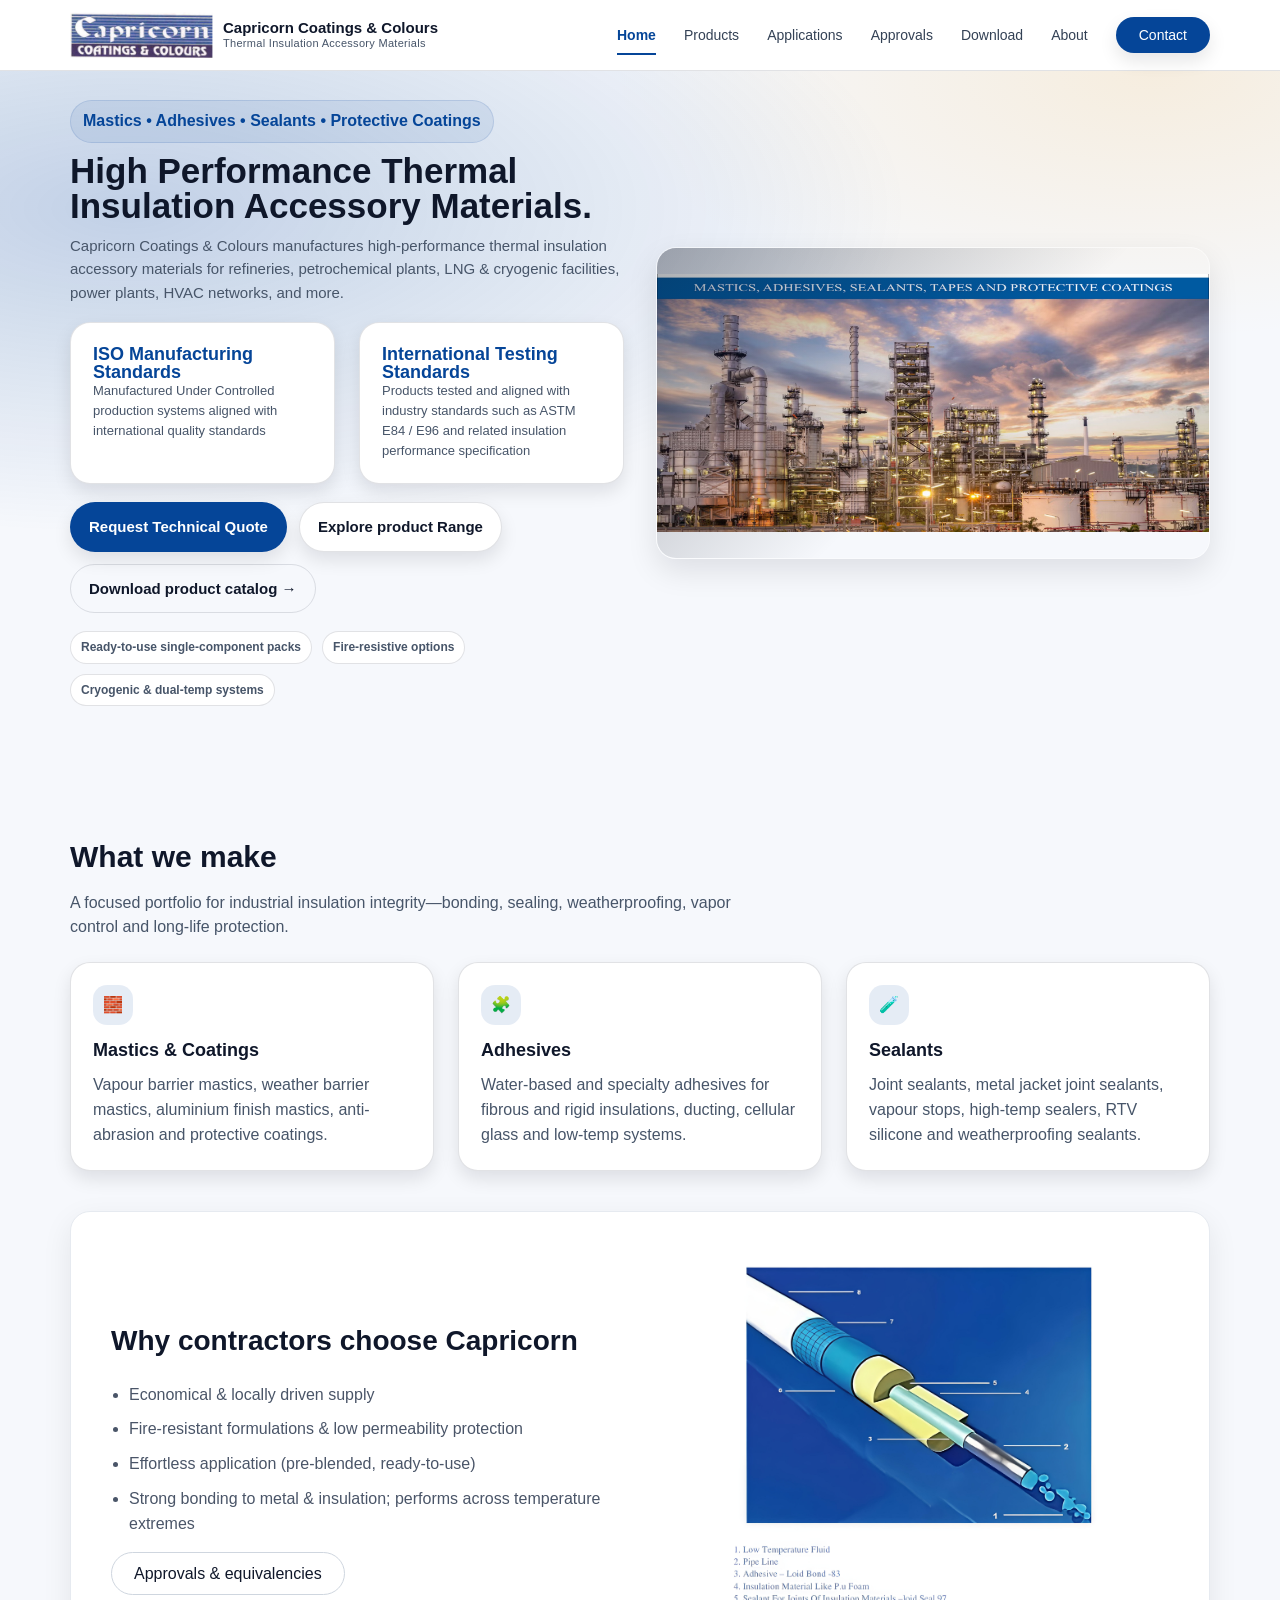
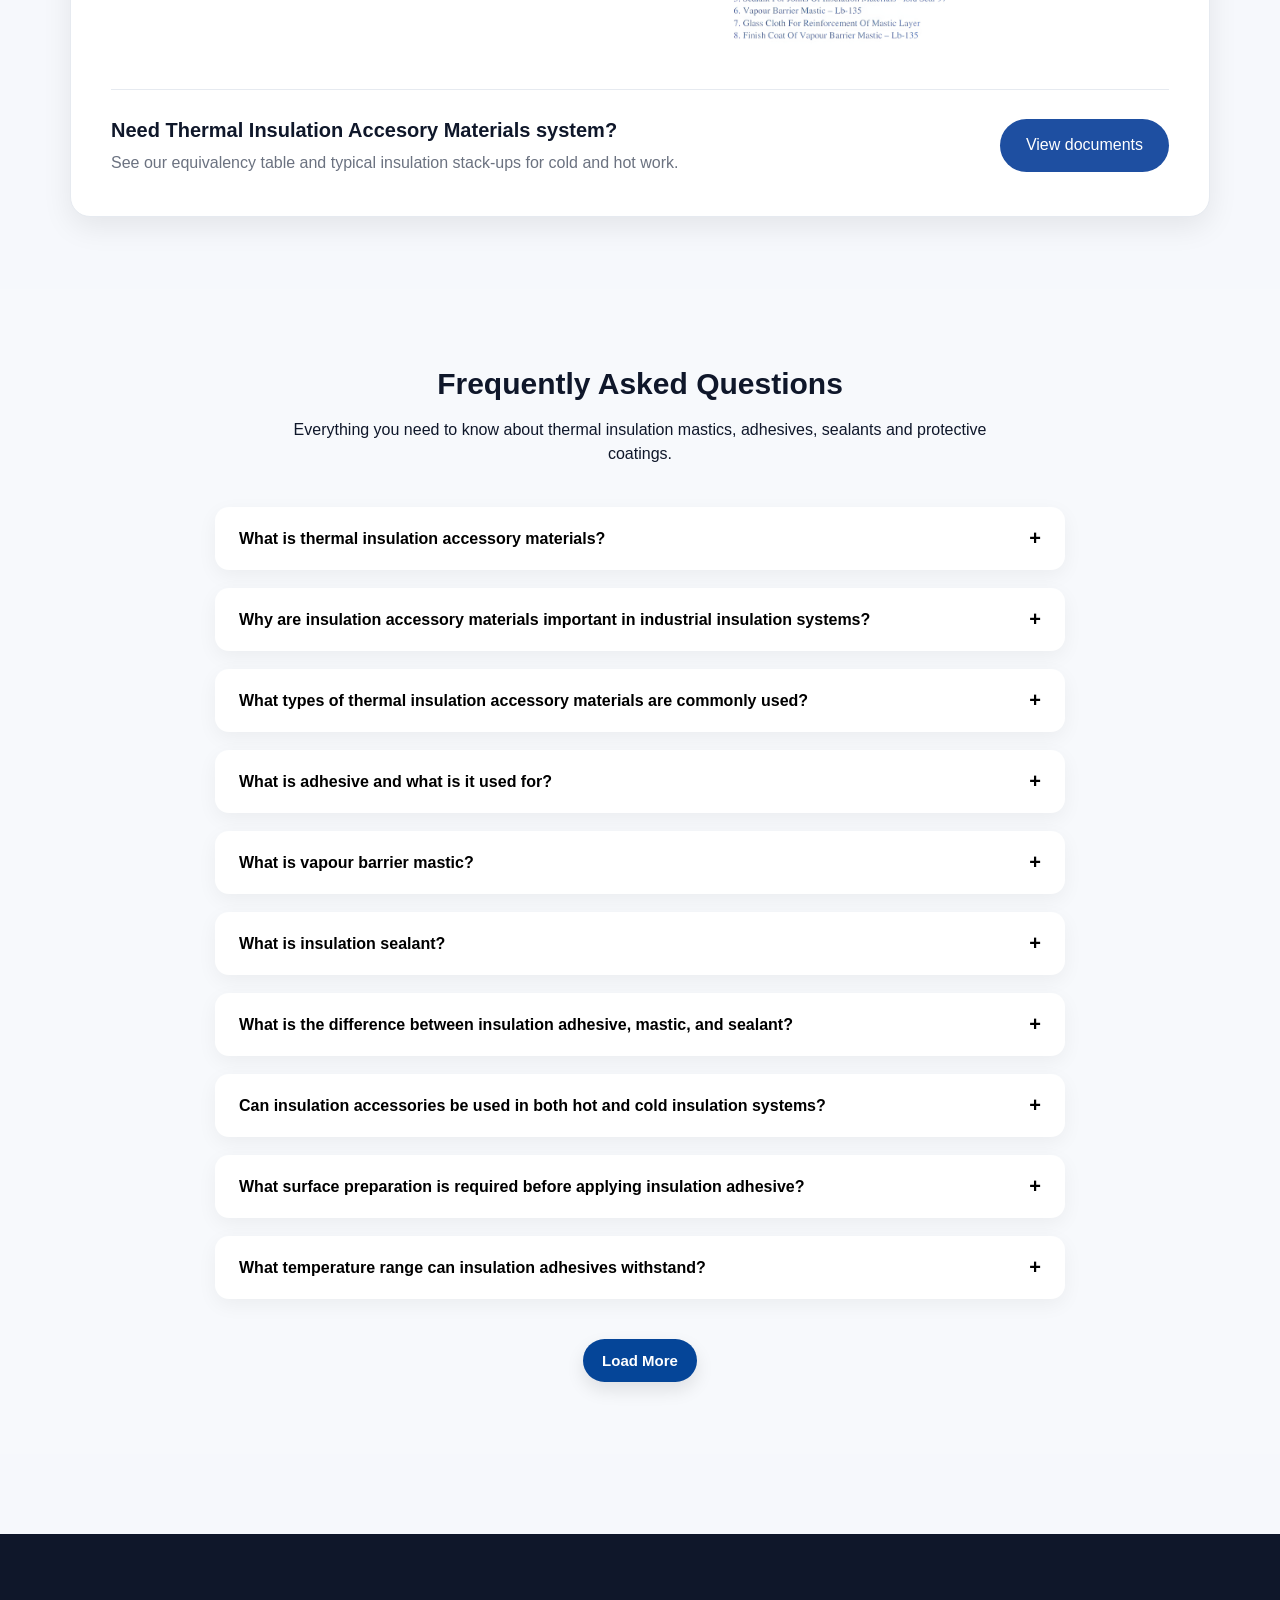
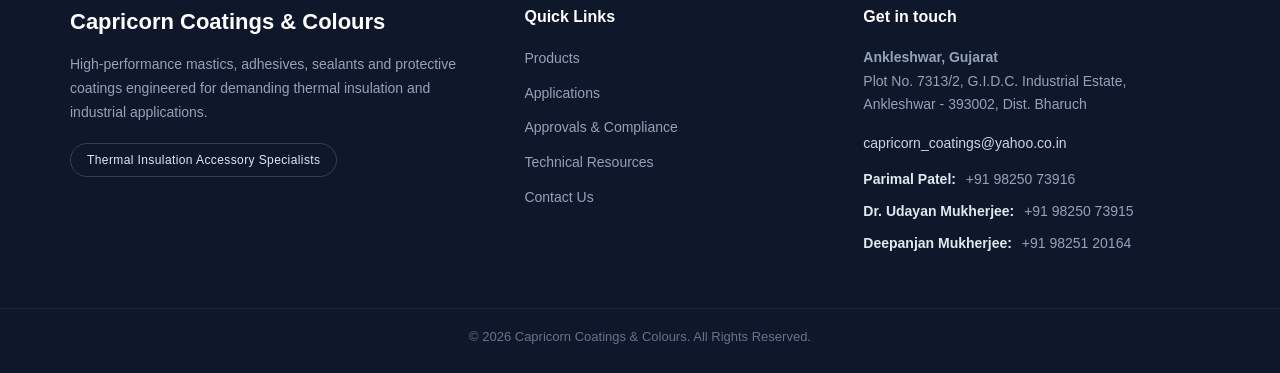
<file: index.html>
<!doctype html>
<html lang="en">
<head>
  <meta charset="utf-8" />
  <meta name="viewport" content="width=device-width, initial-scale=1" />
  <title>Capricorn Coatings & Colours | Thermal Insulation Accessory Materials</title>
  <meta name="description" content="India’s trusted manufacturer of thermal insulation accessory materials: mastics, adhesives, sealants, vapor barrier coatings and protective coatings for refineries, petrochemicals, LNG, HVAC and more." />
  <link rel="stylesheet" href="styles.css" />
  <link rel="icon" href="assets/logo.png" />
</head>
<body>
<header class="site-header">
  <div class="container">

    <div class="nav-wrapper">

      <!-- Logo + Tagline -->
      <a class="brand" href="index.html">
        <img src="assets/logo.png" alt="Capricorn Coatings & Colours Logo">
        <div class="brand-text">
          <span class="company-name">Capricorn Coatings & Colours</span>
          <span class="tagline">Thermal Insulation Accessory Materials</span>
        </div>
      </a>

      <!-- Desktop Navigation -->
      <nav class="desktop-nav">
        <ul>
          <li><a data-nav href="index.html">Home</a></li>
          <li><a data-nav href="products.html">Products</a></li>
          <li><a data-nav href="applications.html">Applications</a></li>
          <li><a data-nav href="approvals.html">Approvals</a></li>
          <li><a data-nav href="resources.html">Download</a></li>
          <li><a data-nav href="about.html">About</a></li>
          <li>
            <a data-nav href="contact.html" class="btn primary nav-btn">
              Contact
            </a>
          </li>
        </ul>
      </nav>

      <!-- Mobile Button -->
      <button class="menu-toggle" data-menu-btn aria-label="Toggle menu">
  <span></span>
  <span></span>
  <span></span>
</button>


    </div>

     <!-- Mobile Navigation -->
    <div class="mobile-nav" data-mobile-nav>
      <a data-nav href="index.html">Home</a>
      <a data-nav href="products.html">Products</a>
      <a data-nav href="applications.html">Applications</a>
      <a data-nav href="approvals.html">Approvals</a>
      <a data-nav href="resources.html">Download</a>
      <a data-nav href="about.html">About</a>
      <a data-nav href="contact.html">Contact</a>
    </div>

  </div>
</header> 


<main>
  <section class="hero">
    <div class="container">
      <div class="hero-card">
        <div>
          <div class="pill">Mastics • Adhesives • Sealants • Protective Coatings</div>
          <h1>High Performance Thermal Insulation Accessory Materials.</h1>
          <p>
            Capricorn Coatings & Colours manufactures high-performance thermal insulation accessory materials for
            refineries, petrochemical plants, LNG & cryogenic facilities, power plants, HVAC networks, and more.
          </p>

          <div class="grid cols-2" style="margin-top:16px">
            <div class="card">
              <div class="kpi"><div class="n">ISO Manufacturing Standards</div><div class="t">Manufactured Under Controlled production systems aligned with international quality standards</div></div>
            </div>
                         <div class="card">
              <div class="kpi"><div class="n">International Testing Standards</div><div class="t">Products tested and aligned with industry standards such as  ASTM E84 / E96 and related insulation performance specification</div></div>
            </div> 
          </div>

          <div class="cta">
            <a class="btn primary" href="contact.html">Request Technical Quote</a>
            <a class="btn" href="products.html">Explore  product Range</a>
            <a class="btn ghost" href="resources.html">Download product catalog →</a>
          </div>

          <div style="margin-top:18px; display:flex; gap:10px; flex-wrap:wrap">
            <span class="badge">Ready-to-use single-component packs</span>
            <span class="badge">Fire-resistive options</span>
            <span class="badge">Cryogenic & dual-temp systems</span>
          </div>
        </div>

        <div class="hero-visual" aria-hidden="true">
          <img src="assets/hero.png" alt="" />
        </div>
      </div>
    </div>
  </section>

  <section class="section">
    <div class="container">
      <h2>What we make</h2>
      <p class="lead">
        A focused portfolio for industrial insulation integrity—bonding, sealing, weatherproofing, vapor control and long-life protection.
      </p>

      <div class="grid cols-3">
        <div class="card">
          <div class="icon">🧱</div>
          <h3>Mastics & Coatings</h3>
          <p>Vapour barrier mastics, weather barrier mastics, aluminium finish mastics, anti-abrasion and protective coatings.</p>
        </div>
        <div class="card">
          <div class="icon">🧩</div>
          <h3>Adhesives</h3>
          <p>Water-based and specialty adhesives for fibrous and rigid insulations, ducting, cellular glass and low-temp systems.</p>
        </div>
        <div class="card">
          <div class="icon">🧪</div>
          <h3>Sealants</h3>
          <p>Joint sealants, metal jacket joint sealants, vapour stops, high-temp sealers, RTV silicone and weatherproofing sealants.</p>
        </div>
      </div>
        <section class="contractor-card">

  <div class="contractor-content">

    <!-- LEFT SIDE -->
    <div class="contractor-left">
      <h2>Why contractors choose Capricorn</h2>

      <ul>
        <li>Economical & locally driven supply</li>
        <li>Fire-resistant formulations & low permeability protection</li>
        <li>Effortless application (pre-blended, ready-to-use)</li>
        <li>Strong bonding to metal & insulation; performs across temperature extremes</li>
      </ul>

      <a class="btn-outline" href="approvals.html">
  Approvals & equivalencies
</a>

    </div>

    <!-- RIGHT SIDE IMAGE -->
    <div class="contractor-image">
      <img src="assets/diagram-cold.png" alt="">
    </div>

  </div>

  <!-- BOTTOM CTA -->
  <div class="contractor-footer">

    <div>
      <h3>Need Thermal Insulation Accesory Materials system?</h3>
      <p>See our equivalency table and typical insulation stack-ups for cold and hot work.</p>
    </div>

    <a class="btn-primary" href="resources.html">
  View documents
</a>



  </div>

</section>

    </div>
  </section>
 <section class="section faq-section">
  <div class="container">

    <div class="faq-header">
      <h2>Frequently Asked Questions</h2>
      <p>Everything you need to know about thermal insulation mastics, adhesives, sealants and protective coatings.</p>
    </div>

    <div id="faqContainer" class="faq-container"></div>

    <div class="faq-controls">
      <button id="loadMoreFaq" class="btn primary">Load More</button>
      <button id="resetFaq" class="btn ghost" style="display:none;">Back to Top FAQs</button>
    </div>

  </div>
</section>
</main>
<footer class="footer">
  <div class="container footer-container">

    <div class="footer-grid">

      <!-- Company Info -->
      <div class="footer-col footer-company">

        <h2 class="footer-logo">Capricorn Coatings & Colours</h2>

        <p class="footer-desc">
          High-performance mastics, adhesives, sealants and protective coatings
          engineered for demanding thermal insulation and industrial applications.
        </p>

        <div class="footer-badge">
          Thermal Insulation Accessory Specialists
        </div>

      </div>


      <!-- Quick Links -->
      <div class="footer-col">

        <h3>Quick Links</h3>

        <ul class="footer-links">
          <li><a href="products.html">Products</a></li>
          <li><a href="applications.html">Applications</a></li>
          <li><a href="approvals.html">Approvals & Compliance</a></li>
          <li><a href="resources.html">Technical Resources</a></li>
          <li><a href="contact.html">Contact Us</a></li>
        </ul>

      </div>


      <!-- Contact Info -->
      <div class="footer-col">

        <h3>Get in touch</h3>

        <div class="footer-contact">

          <p class="footer-address">
            <strong>Ankleshwar, Gujarat</strong><br>
            Plot No. 7313/2, G.I.D.C. Industrial Estate,<br>
            Ankleshwar - 393002, Dist. Bharuch
          </p>

          <p>
            <a href="mailto:capricorn_coatings@yahoo.co.in">
              capricorn_coatings@yahoo.co.in
            </a>
          </p>

          <div class="contact-persons">

  <p class="contact-person">
    <strong>Parimal Patel:</strong>
    <a href="tel:+919825073916">+91 98250 73916</a>
  </p>

  <p class="contact-person">
    <strong>Dr. Udayan Mukherjee:</strong>
    <a href="tel:+919825073915">+91 98250 73915</a>
  </p>

  <p class="contact-person">
    <strong>Deepanjan Mukherjee:</strong>
    <a href="tel:+919825120164">+91 98251 20164</a>
  </p>

</div>


          </div>

        </div>

      </div>

    </div>


    <!-- Bottom Bar -->
    <div class="footer-bottom">
      © 2026 Capricorn Coatings & Colours. All Rights Reserved.
    </div>

  </div>
</footer>

<script src="products-data.js"></script>
<script src="faq-data.js"></script>
<script src="main.js"></script>
</body>
</html>
</file>
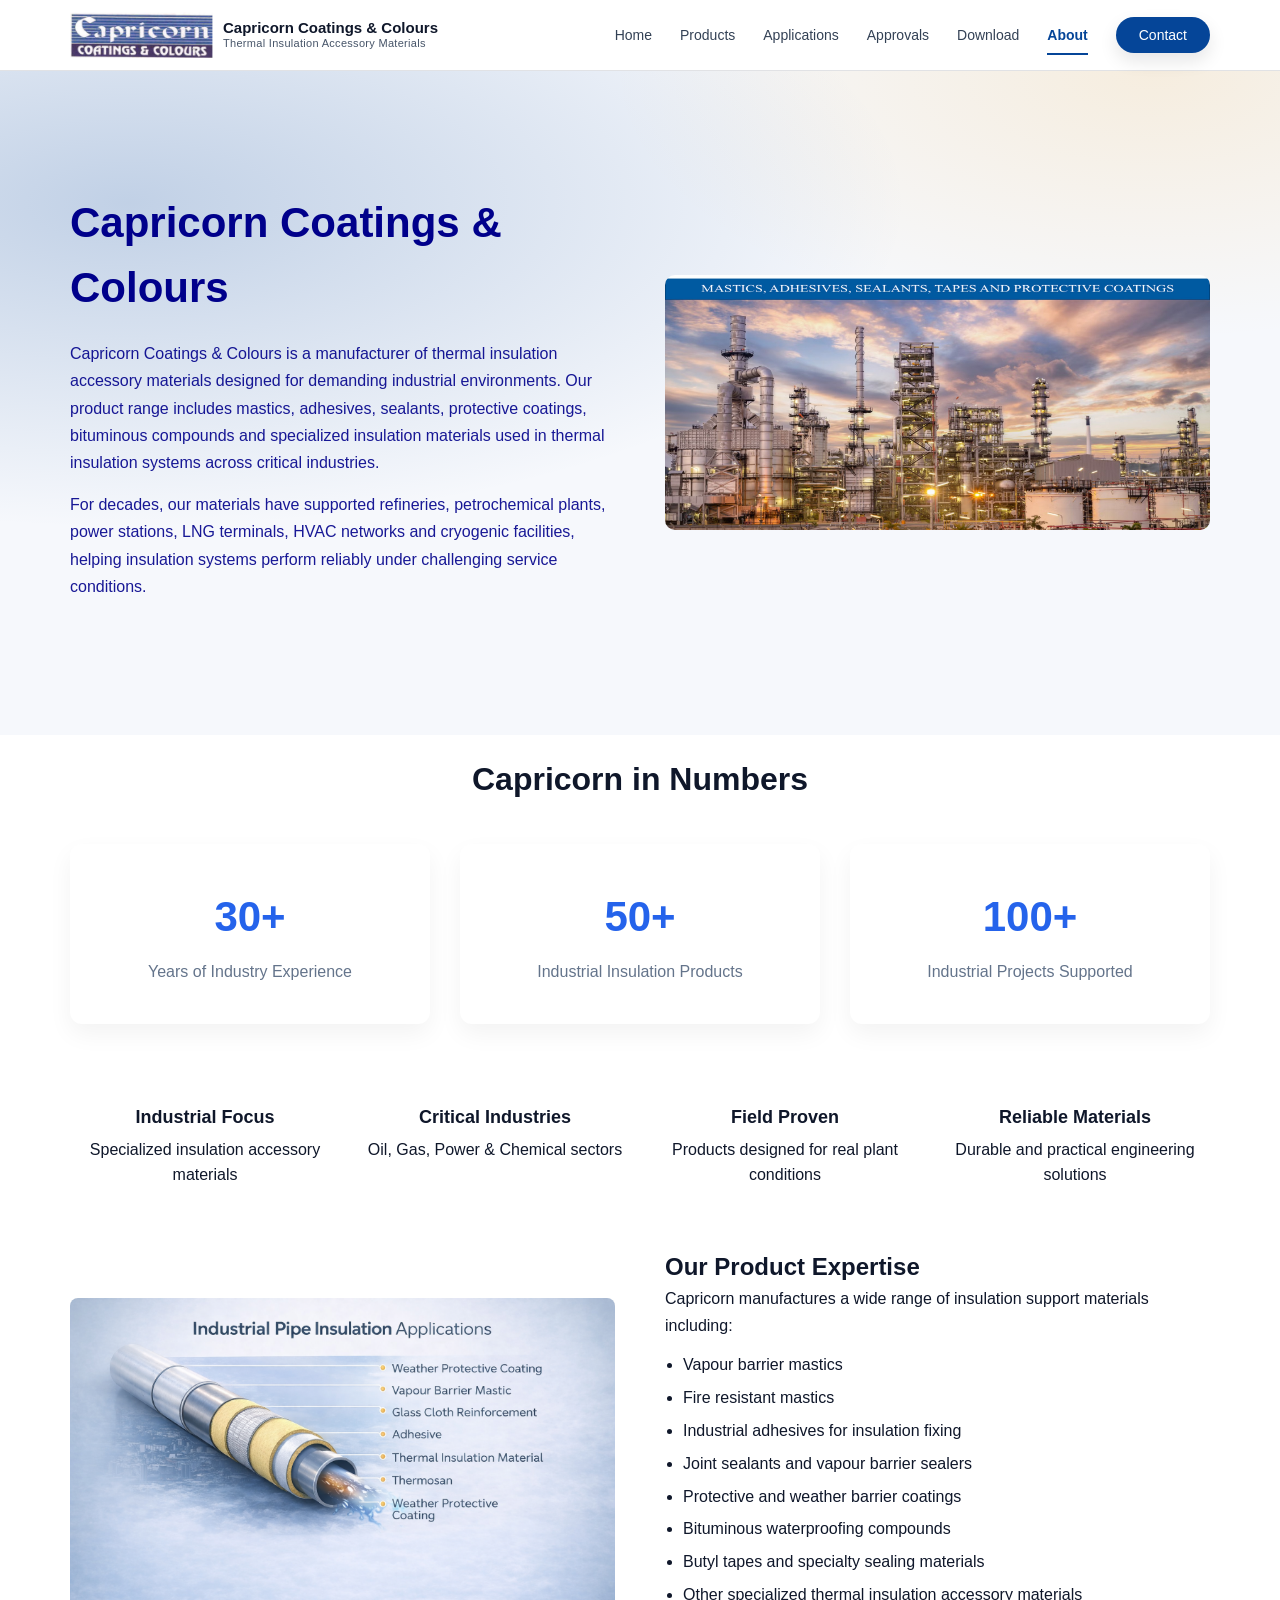
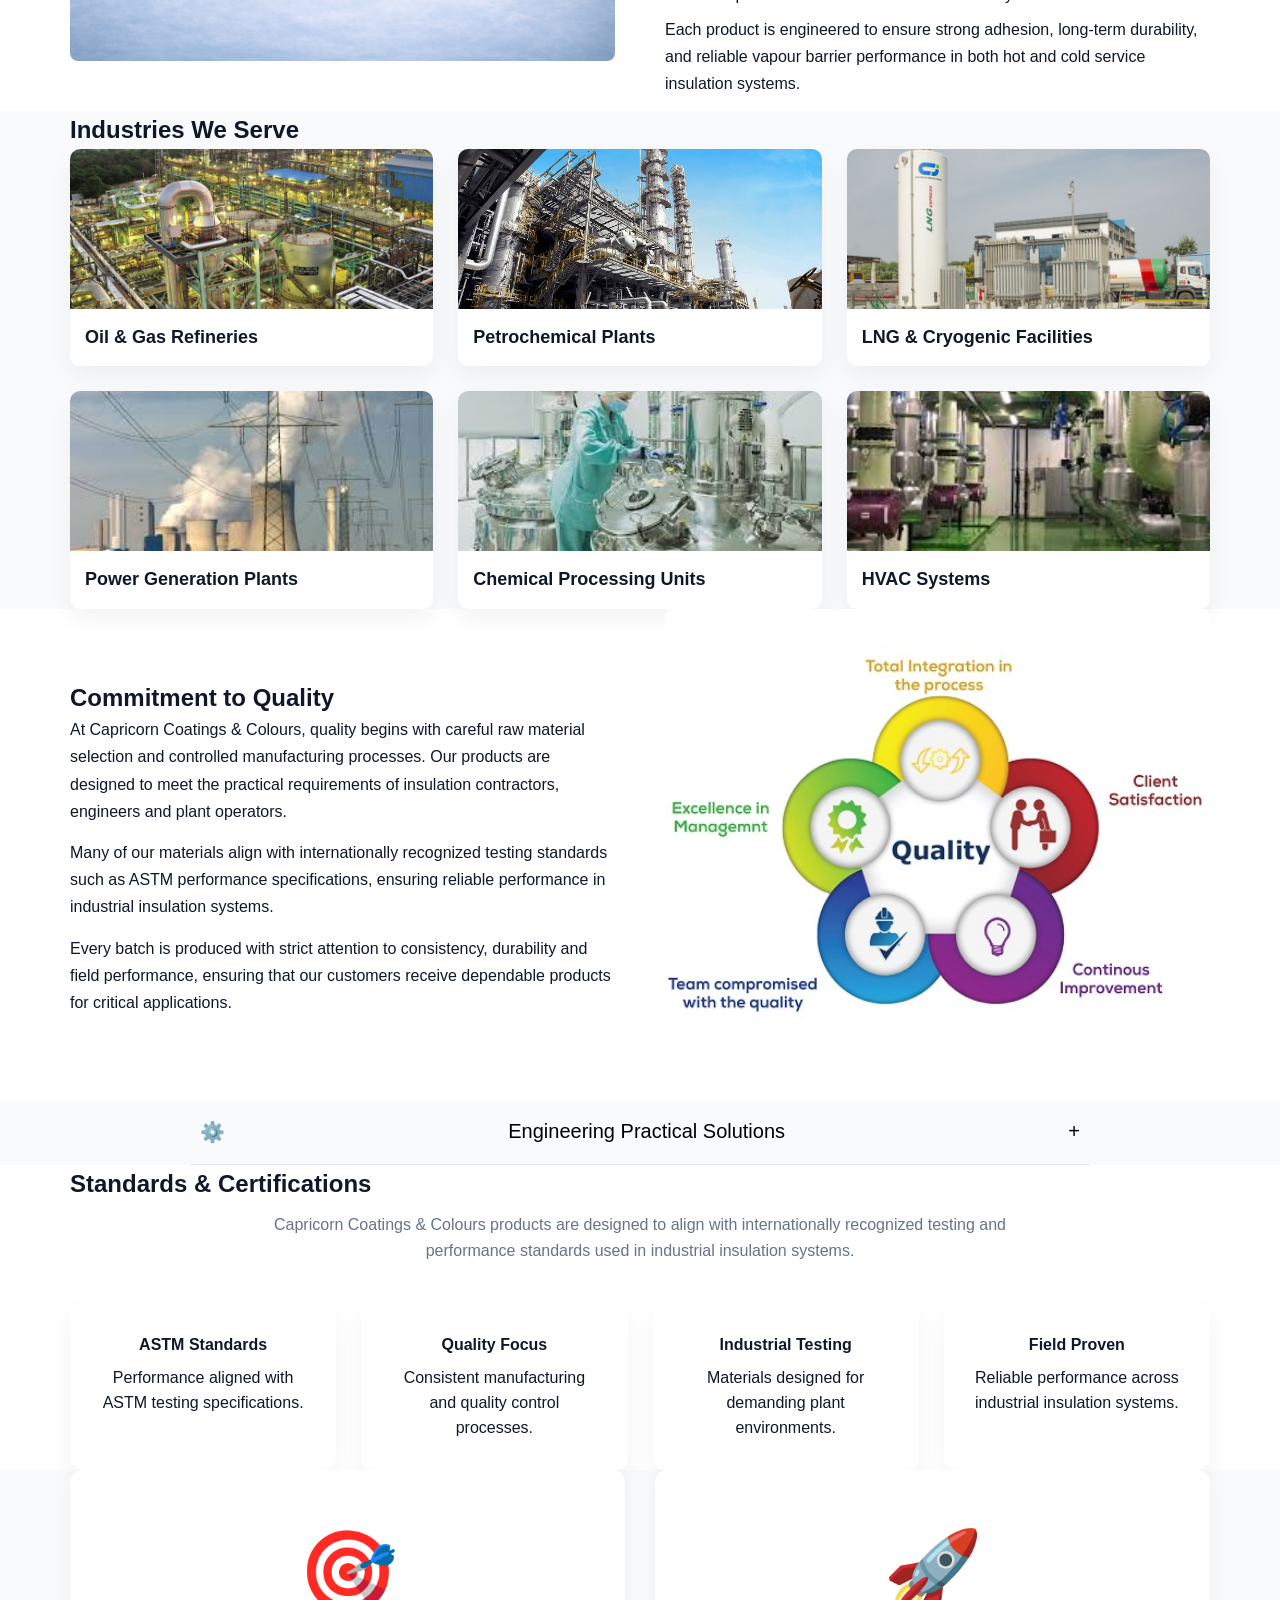
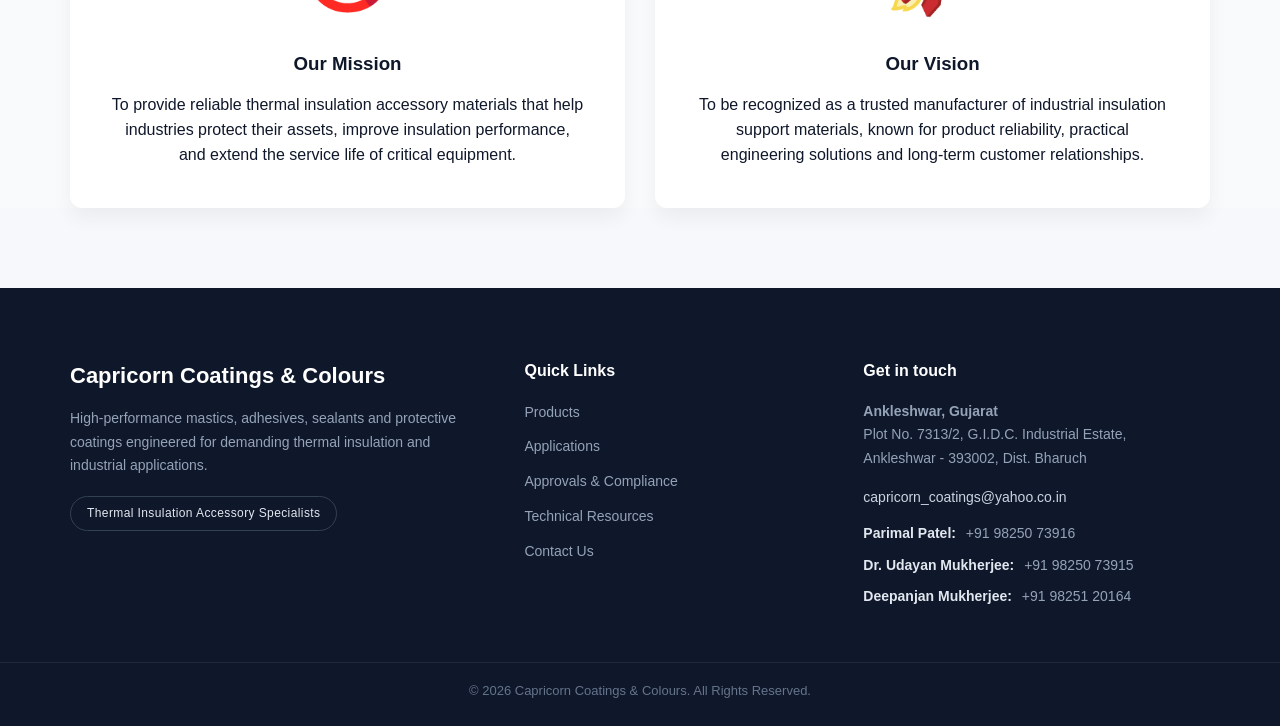
<file: about.html>
<!doctype html>
  <html lang="en">
  <head>
    <meta charset="utf-8" />
    <meta name="viewport" content="width=device-width, initial-scale=1" />
    <title>Capricorn Coatings & Colours | Thermal Insulation Accessory Materials</title>
    <meta name="description" content="India’s trusted manufacturer of thermal insulation accessory materials: mastics, adhesives, sealants, vapor barrier coatings and protective coatings for refineries, petrochemicals, LNG, HVAC and more." />
    <link rel="stylesheet" href="styles.css" />
    <link rel="icon" href="assets/logo.png" />
  </head>
  <body>
 <header class="site-header">
  <div class="container">

    <div class="nav-wrapper">

      <!-- Logo + Tagline -->
      <a class="brand" href="index.html">
        <img src="assets/logo.png" alt="Capricorn Coatings & Colours Logo">
        <div class="brand-text">
          <span class="company-name">Capricorn Coatings & Colours</span>
          <span class="tagline">Thermal Insulation Accessory Materials</span>
        </div>
      </a>

      <!-- Desktop Navigation -->
      <nav class="desktop-nav">
        <ul>
          <li><a data-nav href="index.html">Home</a></li>
          <li><a data-nav href="products.html">Products</a></li>
          <li><a data-nav href="applications.html">Applications</a></li>
          <li><a data-nav href="approvals.html">Approvals</a></li>
          <li><a data-nav href="resources.html">Download</a></li>
          <li><a data-nav href="about.html">About</a></li>
          <li>
            <a data-nav href="contact.html" class="btn primary nav-btn">
              Contact
            </a>
          </li>
        </ul>
      </nav>

      <!-- Mobile Button -->
      <button class="menu-toggle" data-menu-btn aria-label="Toggle menu">
  <span></span>
  <span></span>
  <span></span>
</button>


    </div>

     <!-- Mobile Navigation -->
    <div class="mobile-nav" data-mobile-nav>
      <a data-nav href="index.html">Home</a>
      <a data-nav href="products.html">Products</a>
      <a data-nav href="applications.html">Applications</a>
      <a data-nav href="approvals.html">Approvals</a>
      <a data-nav href="resources.html">Download</a>
      <a data-nav href="about.html">About</a>
      <a data-nav href="contact.html">Contact</a>
    </div>

  </div>
</header> 


  <main>

  <!-- ABOUT HERO -->
  <section class="about-hero-modern">
    <div class="container hero-inner">

      <div class="hero-text">
        <h1>Capricorn Coatings & Colours</h1>

        <p>
        Capricorn Coatings & Colours is a manufacturer of thermal insulation accessory materials designed for demanding industrial environments. Our product range includes mastics, adhesives, sealants, protective coatings, bituminous compounds and specialized insulation materials used in thermal insulation systems across critical industries.
        </p>

        <p>
        For decades, our materials have supported refineries, petrochemical plants, power stations, LNG terminals, HVAC networks and cryogenic facilities, helping insulation systems perform reliably under challenging service conditions.
        </p>
      </div>

      <div class="hero-image">
        <img src="assets/hero.png">
      </div>

    </div>
  </section>

  <section class="company-stats">
    <div class="container">

      <h2 class="section-title">Capricorn in Numbers</h2>

      <div class="stats-grid">

        <div class="stat-card">
          <h3>30+</h3>
          <p>Years of Industry Experience</p>
        </div>

        <div class="stat-card">
          <h3>50+</h3>
          <p>Industrial Insulation Products</p>
        </div>

        <div class="stat-card">
          <h3>100+</h3>
          <p>Industrial Projects Supported</p>
        </div>

      </div>

    </div>
  </section>



  <!-- TRUST BAR -->
  <section class="trust-bar">
    <div class="container trust-grid">

      <div class="trust-item">
        <h3>Industrial Focus</h3>
        <p>Specialized insulation accessory materials</p>
      </div>

      <div class="trust-item">
        <h3>Critical Industries</h3>
        <p>Oil, Gas, Power & Chemical sectors</p>
      </div>

      <div class="trust-item">
        <h3>Field Proven</h3>
        <p>Products designed for real plant conditions</p>
      </div>

      <div class="trust-item">
        <h3>Reliable Materials</h3>
        <p>Durable and practical engineering solutions</p>
      </div>

    </div>
  </section>


  <!-- PRODUCT EXPERTISE -->
  <section class="about-section">
    <div class="container about-grid">

      <div class="about-image">
        <img src="assets/industry.png">
      </div>

      <div class="about-text">
        <h2>Our Product Expertise</h2>

        <p>
        Capricorn manufactures a wide range of insulation support materials including:
        </p>

        <ul class="modern-list">
          <li>Vapour barrier mastics</li>
          <li>Fire resistant mastics</li>
          <li>Industrial adhesives for insulation fixing</li>
          <li>Joint sealants and vapour barrier sealers</li>
          <li>Protective and weather barrier coatings</li>
          <li>Bituminous waterproofing compounds</li>
          <li>Butyl tapes and specialty sealing materials</li>
          <li>Other specialized thermal insulation accessory materials</li>
        </ul>

        <p>
        Each product is engineered to ensure strong adhesion, long-term durability, and reliable vapour barrier performance in both hot and cold service insulation systems.
        </p>

      </div>

    </div>
  </section>


  <!-- INDUSTRIES -->
  <section class="industries-modern">
    <div class="container">

      <h2>Industries We Serve</h2>

      <div class="industry-grid-modern">

        <div class="industry-card-modern">
          <img src="assets/oil.jpg" alt="Oil & Gas Refineries">
          <h3>Oil & Gas Refineries</h3>
        </div>

        <div class="industry-card-modern">
          <img src="assets/petrochemical.jpg" alt="Petrochemical Plants">
          <h3>Petrochemical Plants</h3>
        </div>

        <div class="industry-card-modern">
          <img src="assets/lng.jpg" alt="LNG and Cryogenic">
          <h3>LNG & Cryogenic Facilities</h3>
        </div>

        <div class="industry-card-modern">
          <img src="assets/power.jpg">
          <h3>Power Generation Plants</h3>
        </div>

        <div class="industry-card-modern">
          <img src="assets/chemical.jpg">
          <h3>Chemical Processing Units</h3>
        </div>

        <div class="industry-card-modern">
          <img src="assets/hvac.jpg">
          <h3>HVAC Systems</h3>
        </div>

      </div>

    </div>
  </section>


  <!-- QUALITY -->
  <section class="about-section alt">
    <div class="container about-grid">

      <div class="about-text">

        <h2>Commitment to Quality</h2>

        <p>
        At Capricorn Coatings & Colours, quality begins with careful raw material selection and controlled manufacturing processes. Our products are designed to meet the practical requirements of insulation contractors, engineers and plant operators.
        </p>

        <p>
        Many of our materials align with internationally recognized testing standards such as ASTM performance specifications, ensuring reliable performance in industrial insulation systems.
        </p>

        <p>
        Every batch is produced with strict attention to consistency, durability and field performance, ensuring that our customers receive dependable products for critical applications.
        </p>

      </div>

      <div class="about-image">
        <img src="assets/commitment.jpg">
      </div>

    </div>
  </section>


  <!-- ENGINEERING -->
  <section class="about-accordion">
  <div class="container">

  <div class="accordion">

  <div class="accordion-item">
  <button class="accordion-header">
  <span class="icon">⚙️</span>
  Engineering Practical Solutions
  <span class="accordion-toggle">+</span>
  </button>

  <div class="accordion-content">
  <p>
  Our experience in insulation materials allows us to understand the real challenges faced by contractors and engineers in the field. Capricorn products are developed not just in laboratories but with a strong focus on ease of application, workability and long-term protection of insulation systems.
  </p>

  <p>
  Whether the requirement is vapour barrier protection for cold insulation, fire resistant coatings, or bituminous waterproofing systems, Capricorn materials are designed to provide practical solutions that perform in real industrial environments.
  </p>
  </div>
  </div>

  </div>

  </div>
  </section>


  <section class="certifications">
    <div class="container">

      <h2>Standards & Certifications</h2>

      <p class="cert-intro">
        Capricorn Coatings & Colours products are designed to align with internationally recognized testing and performance standards used in industrial insulation systems.
      </p>

      <div class="cert-grid">

        <div class="cert-card">
          <!-- <img src="assets/images/astm.png" alt="ASTM Standards"> -->
          <h4>ASTM Standards</h4>
          <p>Performance aligned with ASTM testing specifications.</p>
        </div>

        <div class="cert-card">
          <!-- <img src="assets/images/iso.png" alt="ISO Quality"> -->
          <h4>Quality Focus</h4>
          <p>Consistent manufacturing and quality control processes.</p>
        </div>

        <div class="cert-card">
          <!-- <img src="assets/images/testing.png" alt="Industrial Testing"> -->
          <h4>Industrial Testing</h4>
          <p>Materials designed for demanding plant environments.</p>
        </div>

        <div class="cert-card">
          <!-- <img src="assets/images/reliability.png" alt="Reliable Products"> -->
          <h4>Field Proven</h4>
          <p>Reliable performance across industrial insulation systems.</p>
        </div>

      </div>

    </div>
  </section>
<section class="mission-modern">
  <div class="container mission-grid-modern">

    <!-- Mission -->

    <div class="mission-card">

      <div class="mission-icon">
        🎯
      </div>

      <h3>Our Mission</h3>

      <p>
      To provide reliable thermal insulation accessory materials that help industries protect their assets, improve insulation performance, and extend the service life of critical equipment.
      </p>

    </div>


    <!-- Vision -->

    <div class="mission-card">

      <div class="mission-icon">
        🚀
      </div>

      <h3>Our Vision</h3>

      <p>
      To be recognized as a trusted manufacturer of industrial insulation support materials, known for product reliability, practical engineering solutions and long-term customer relationships.
      </p>

    </div>

  </div>
</section>





  </main>


  <footer class="footer">
  <div class="container footer-container">

    <div class="footer-grid">

      <!-- Company Info -->
      <div class="footer-col footer-company">

        <h2 class="footer-logo">Capricorn Coatings & Colours</h2>

        <p class="footer-desc">
          High-performance mastics, adhesives, sealants and protective coatings
          engineered for demanding thermal insulation and industrial applications.
        </p>

        <div class="footer-badge">
          Thermal Insulation Accessory Specialists
        </div>

      </div>


      <!-- Quick Links -->
      <div class="footer-col">

        <h3>Quick Links</h3>

        <ul class="footer-links">
          <li><a href="products.html">Products</a></li>
          <li><a href="applications.html">Applications</a></li>
          <li><a href="approvals.html">Approvals & Compliance</a></li>
          <li><a href="resources.html">Technical Resources</a></li>
          <li><a href="contact.html">Contact Us</a></li>
        </ul>

      </div>


      <!-- Contact Info -->
      <div class="footer-col">

        <h3>Get in touch</h3>

        <div class="footer-contact">

          <p class="footer-address">
            <strong>Ankleshwar, Gujarat</strong><br>
            Plot No. 7313/2, G.I.D.C. Industrial Estate,<br>
            Ankleshwar - 393002, Dist. Bharuch
          </p>

          <p>
            <a href="mailto:capricorn_coatings@yahoo.co.in">
              capricorn_coatings@yahoo.co.in
            </a>
          </p>

          <div class="contact-persons">

  <p class="contact-person">
    <strong>Parimal Patel:</strong>
    <a href="tel:+919825073916">+91 98250 73916</a>
  </p>

  <p class="contact-person">
    <strong>Dr. Udayan Mukherjee:</strong>
    <a href="tel:+919825073915">+91 98250 73915</a>
  </p>

  <p class="contact-person">
    <strong>Deepanjan Mukherjee:</strong>
    <a href="tel:+919825120164">+91 98251 20164</a>
  </p>

</div>


          </div>

        </div>

      </div>

    </div>


    <!-- Bottom Bar -->
    <div class="footer-bottom">
      © 2026 Capricorn Coatings & Colours. All Rights Reserved.
    </div>

  </div>
</footer>

  <script src="faq-data.js"></script>
  <script src="products-data.js"></script>
  <script src="main.js"></script>
  </body>
  </html>
</file>
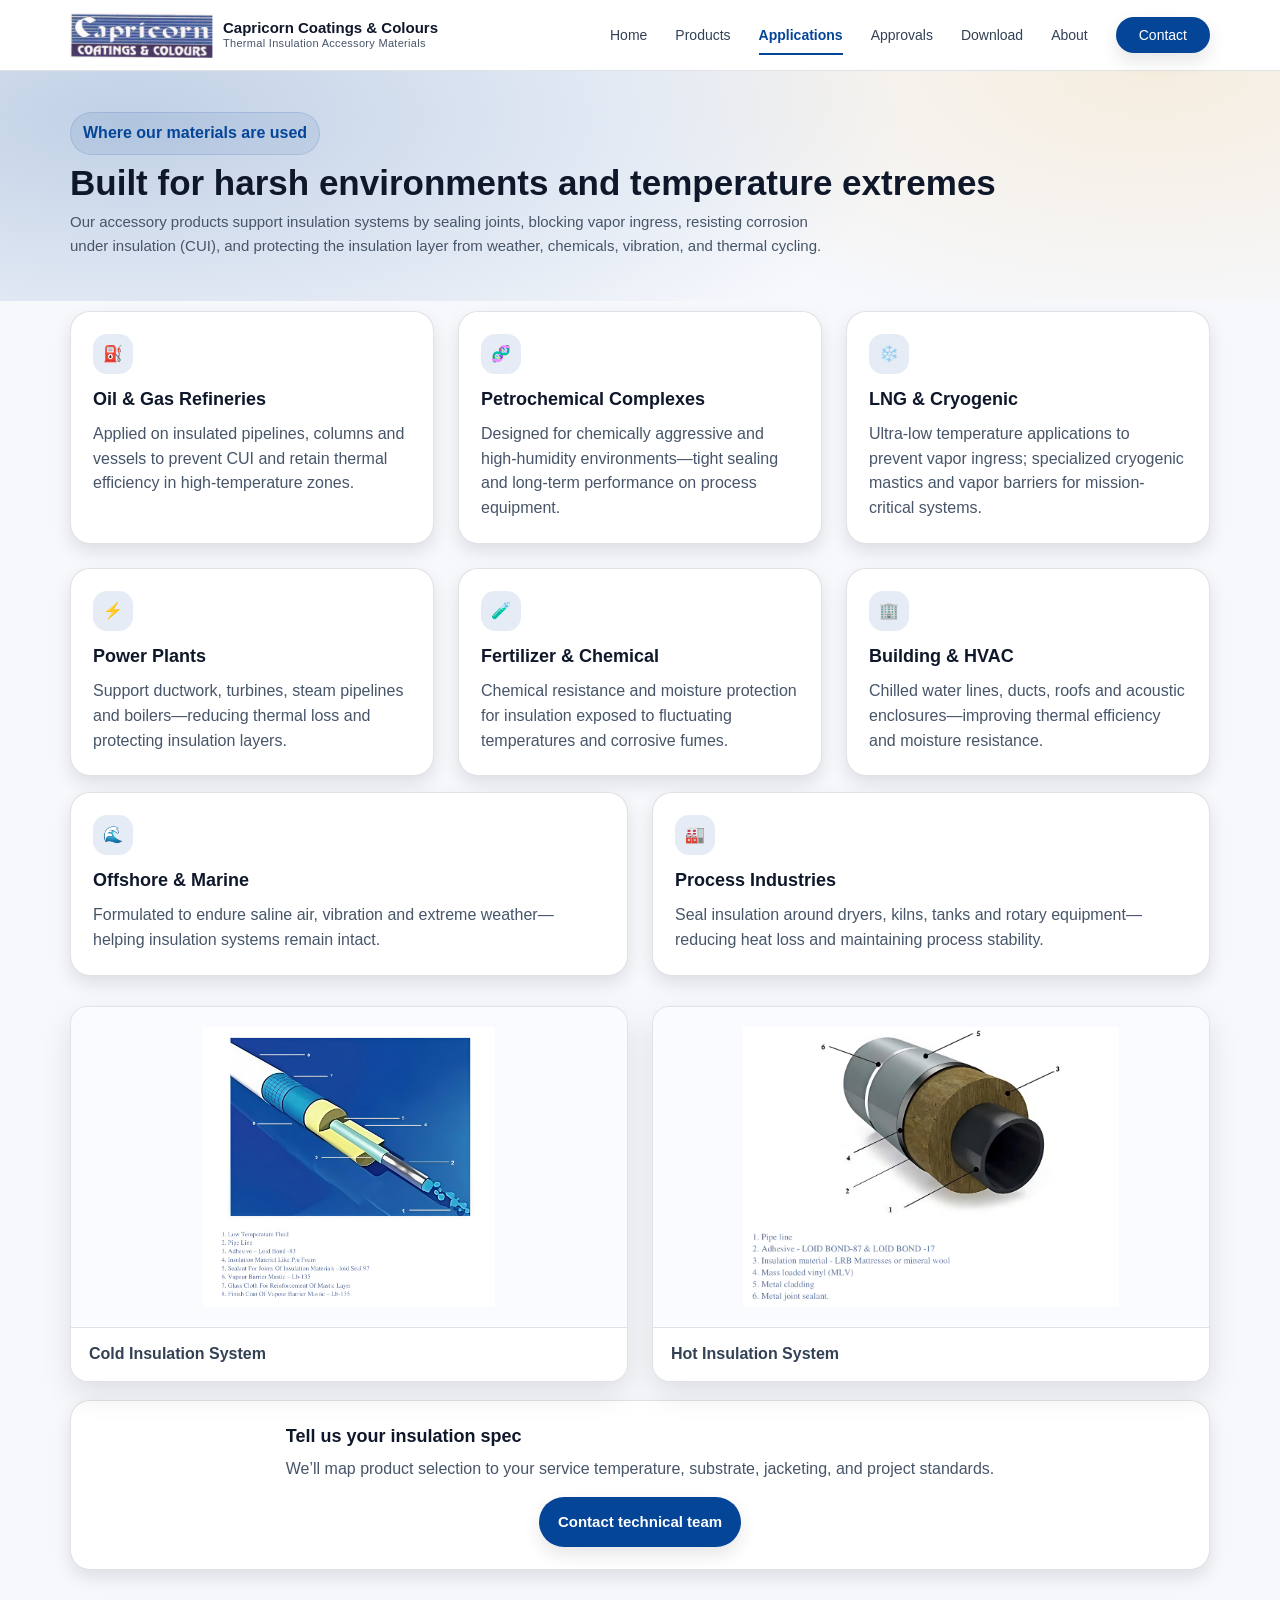
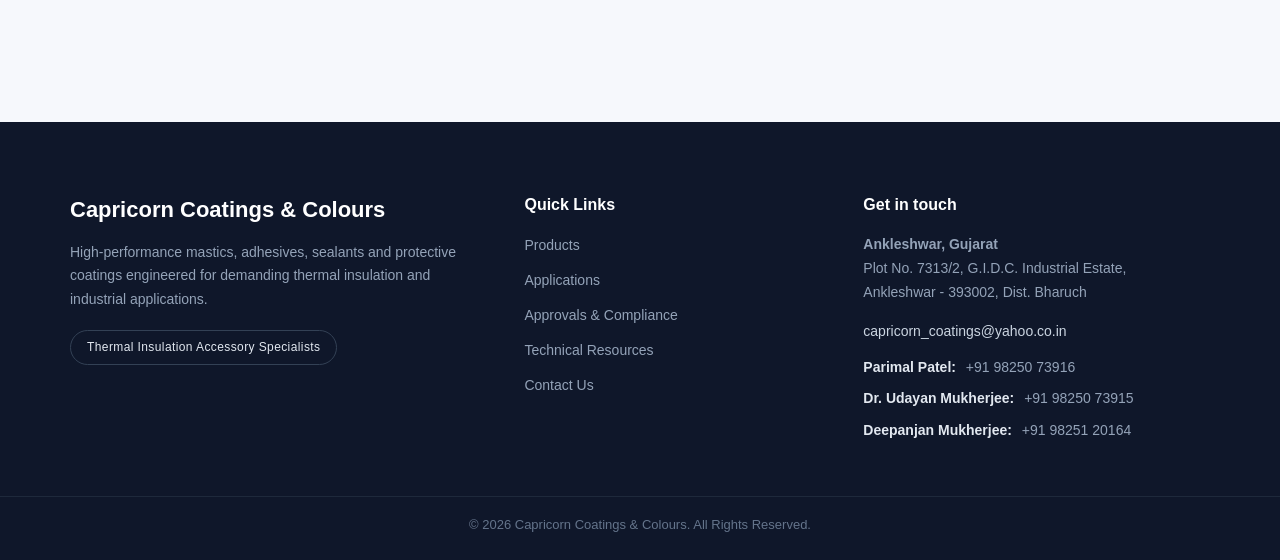
<file: applications.html>
<!doctype html>
<html lang="en">
<head>
  <meta charset="utf-8" />
  <meta name="viewport" content="width=device-width, initial-scale=1" />
  <title>Applications | Capricorn Coatings & Colours</title>
  <meta name="description" content="Industries served: oil & gas refineries, petrochemicals, LNG/cryogenic, power, fertilizer & chemical plants, HVAC, cold storage, and more." />
  <link rel="stylesheet" href="styles.css" />
</head>
<body>
<header class="site-header">
  <div class="container">

    <div class="nav-wrapper">

      <!-- Logo + Tagline -->
      <a class="brand" href="index.html">
        <img src="assets/logo.png" alt="Capricorn Coatings & Colours Logo">
        <div class="brand-text">
          <span class="company-name">Capricorn Coatings & Colours</span>
          <span class="tagline">Thermal Insulation Accessory Materials</span>
        </div>
      </a>

      <!-- Desktop Navigation -->
      <nav class="desktop-nav">
        <ul>
          <li><a data-nav href="index.html">Home</a></li>
          <li><a data-nav href="products.html">Products</a></li>
          <li><a data-nav href="applications.html">Applications</a></li>
          <li><a data-nav href="approvals.html">Approvals</a></li>
          <li><a data-nav href="resources.html">Download</a></li>
          <li><a data-nav href="about.html">About</a></li>
          <li>
            <a data-nav href="contact.html" class="btn primary nav-btn">
              Contact
            </a>
          </li>
        </ul>
      </nav>

      <!-- Mobile Button -->
      <button class="menu-toggle" data-menu-btn aria-label="Toggle menu">
  <span></span>
  <span></span>
  <span></span>
</button>


    </div>

     <!-- Mobile Navigation -->
    <div class="mobile-nav" data-mobile-nav>
      <a data-nav href="index.html">Home</a>
      <a data-nav href="products.html">Products</a>
      <a data-nav href="applications.html">Applications</a>
      <a data-nav href="approvals.html">Approvals</a>
      <a data-nav href="resources.html">Download</a>
      <a data-nav href="about.html">About</a>
      <a data-nav href="contact.html">Contact</a>
    </div>

  </div>
</header>  

<main>
  <section class="hero" style="padding:42px 0 26px">
    <div class="container">
      <div class="pill">Where our materials are used</div>
      <h1 style="margin-top:10px">Built for harsh environments and temperature extremes</h1>
      <p style="max-width:92ch; color:var(--muted)">
        Our accessory products support insulation systems by sealing joints, blocking vapor ingress, resisting corrosion under insulation (CUI),
        and protecting the insulation layer from weather, chemicals, vibration, and thermal cycling.
      </p>
    </div>
  </section>

  <section class="section" style="padding-top:10px">
    <div class="container">
      <div class="grid cols-3 industry-grid">
        <div class="card"><div class="icon">⛽</div><h3>Oil & Gas Refineries</h3><p>Applied on insulated pipelines, columns and vessels to prevent CUI and retain thermal efficiency in high-temperature zones.</p></div>
        <div class="card"><div class="icon">🧬</div><h3>Petrochemical Complexes</h3><p>Designed for chemically aggressive and high-humidity environments—tight sealing and long-term performance on process equipment.</p></div>
        <div class="card"><div class="icon">❄️</div><h3>LNG & Cryogenic</h3><p>Ultra-low temperature applications to prevent vapor ingress; specialized cryogenic mastics and vapor barriers for mission-critical systems.</p></div>
        <div class="card"><div class="icon">⚡</div><h3>Power Plants</h3><p>Support ductwork, turbines, steam pipelines and boilers—reducing thermal loss and protecting insulation layers.</p></div>
        <div class="card"><div class="icon">🧪</div><h3>Fertilizer & Chemical</h3><p>Chemical resistance and moisture protection for insulation exposed to fluctuating temperatures and corrosive fumes.</p></div>
        <div class="card"><div class="icon">🏢</div><h3>Building & HVAC</h3><p>Chilled water lines, ducts, roofs and acoustic enclosures—improving thermal efficiency and moisture resistance.</p></div>
      </div>

      <div class="grid cols-2" style="margin-top:16px">
        <div class="card"><div class="icon">🌊</div><h3>Offshore & Marine</h3><p>Formulated to endure saline air, vibration and extreme weather—helping insulation systems remain intact.</p></div>
        <div class="card"><div class="icon">🏭</div><h3>Process Industries</h3><p>Seal insulation around dryers, kilns, tanks and rotary equipment—reducing heat loss and maintaining process stability.</p></div>
      </div>

      <div class="applications-diagrams">

    <div class="diagram-card">
    <img src="assets/diagram-cold.png" alt="Cold insulation schematic">
    <div class="diagram-label">Cold Insulation System</div>
  </div>

  <div class="diagram-card">
        <img src="assets/diagram-hot.png" alt="Hot insulation schematic">
    <div class="diagram-label">Hot Insulation System</div>
  </div>

</div>

      
      <div class="card" style="margin-top:18px; display:flex; justify-content:space-between; align-items:center; gap:16px; flex-wrap:wrap">
        <div>
          <h3 style="margin:0 0 6px">Tell us your insulation spec</h3>
          <p style="margin:0; color:var(--muted)">We’ll map product selection to your service temperature, substrate, jacketing, and project standards.</p>
        </div>
        <a class="btn primary" href="contact.html">Contact technical team</a>
      </div>
    </div>
  </section>
</main>

<footer class="footer">
  <div class="container footer-container">

    <div class="footer-grid">

      <!-- Company Info -->
      <div class="footer-col footer-company">

        <h2 class="footer-logo">Capricorn Coatings & Colours</h2>

        <p class="footer-desc">
          High-performance mastics, adhesives, sealants and protective coatings
          engineered for demanding thermal insulation and industrial applications.
        </p>

        <div class="footer-badge">
          Thermal Insulation Accessory Specialists
        </div>

      </div>


      <!-- Quick Links -->
      <div class="footer-col">

        <h3>Quick Links</h3>

        <ul class="footer-links">
          <li><a href="products.html">Products</a></li>
          <li><a href="applications.html">Applications</a></li>
          <li><a href="approvals.html">Approvals & Compliance</a></li>
          <li><a href="resources.html">Technical Resources</a></li>
          <li><a href="contact.html">Contact Us</a></li>
        </ul>

      </div>


      <!-- Contact Info -->
      <div class="footer-col">

        <h3>Get in touch</h3>

        <div class="footer-contact">

          <p class="footer-address">
            <strong>Ankleshwar, Gujarat</strong><br>
            Plot No. 7313/2, G.I.D.C. Industrial Estate,<br>
            Ankleshwar - 393002, Dist. Bharuch
          </p>

          <p>
            <a href="mailto:capricorn_coatings@yahoo.co.in">
              capricorn_coatings@yahoo.co.in
            </a>
          </p>

          <div class="contact-persons">

  <p class="contact-person">
    <strong>Parimal Patel:</strong>
    <a href="tel:+919825073916">+91 98250 73916</a>
  </p>

  <p class="contact-person">
    <strong>Dr. Udayan Mukherjee:</strong>
    <a href="tel:+919825073915">+91 98250 73915</a>
  </p>

  <p class="contact-person">
    <strong>Deepanjan Mukherjee:</strong>
    <a href="tel:+919825120164">+91 98251 20164</a>
  </p>

</div>


          </div>

        </div>

      </div>

    </div>


    <!-- Bottom Bar -->
    <div class="footer-bottom">
      © 2026 Capricorn Coatings & Colours. All Rights Reserved.
    </div>

  </div>
</footer>
<script src="main.js"></script>
</body>
</html>
</file>
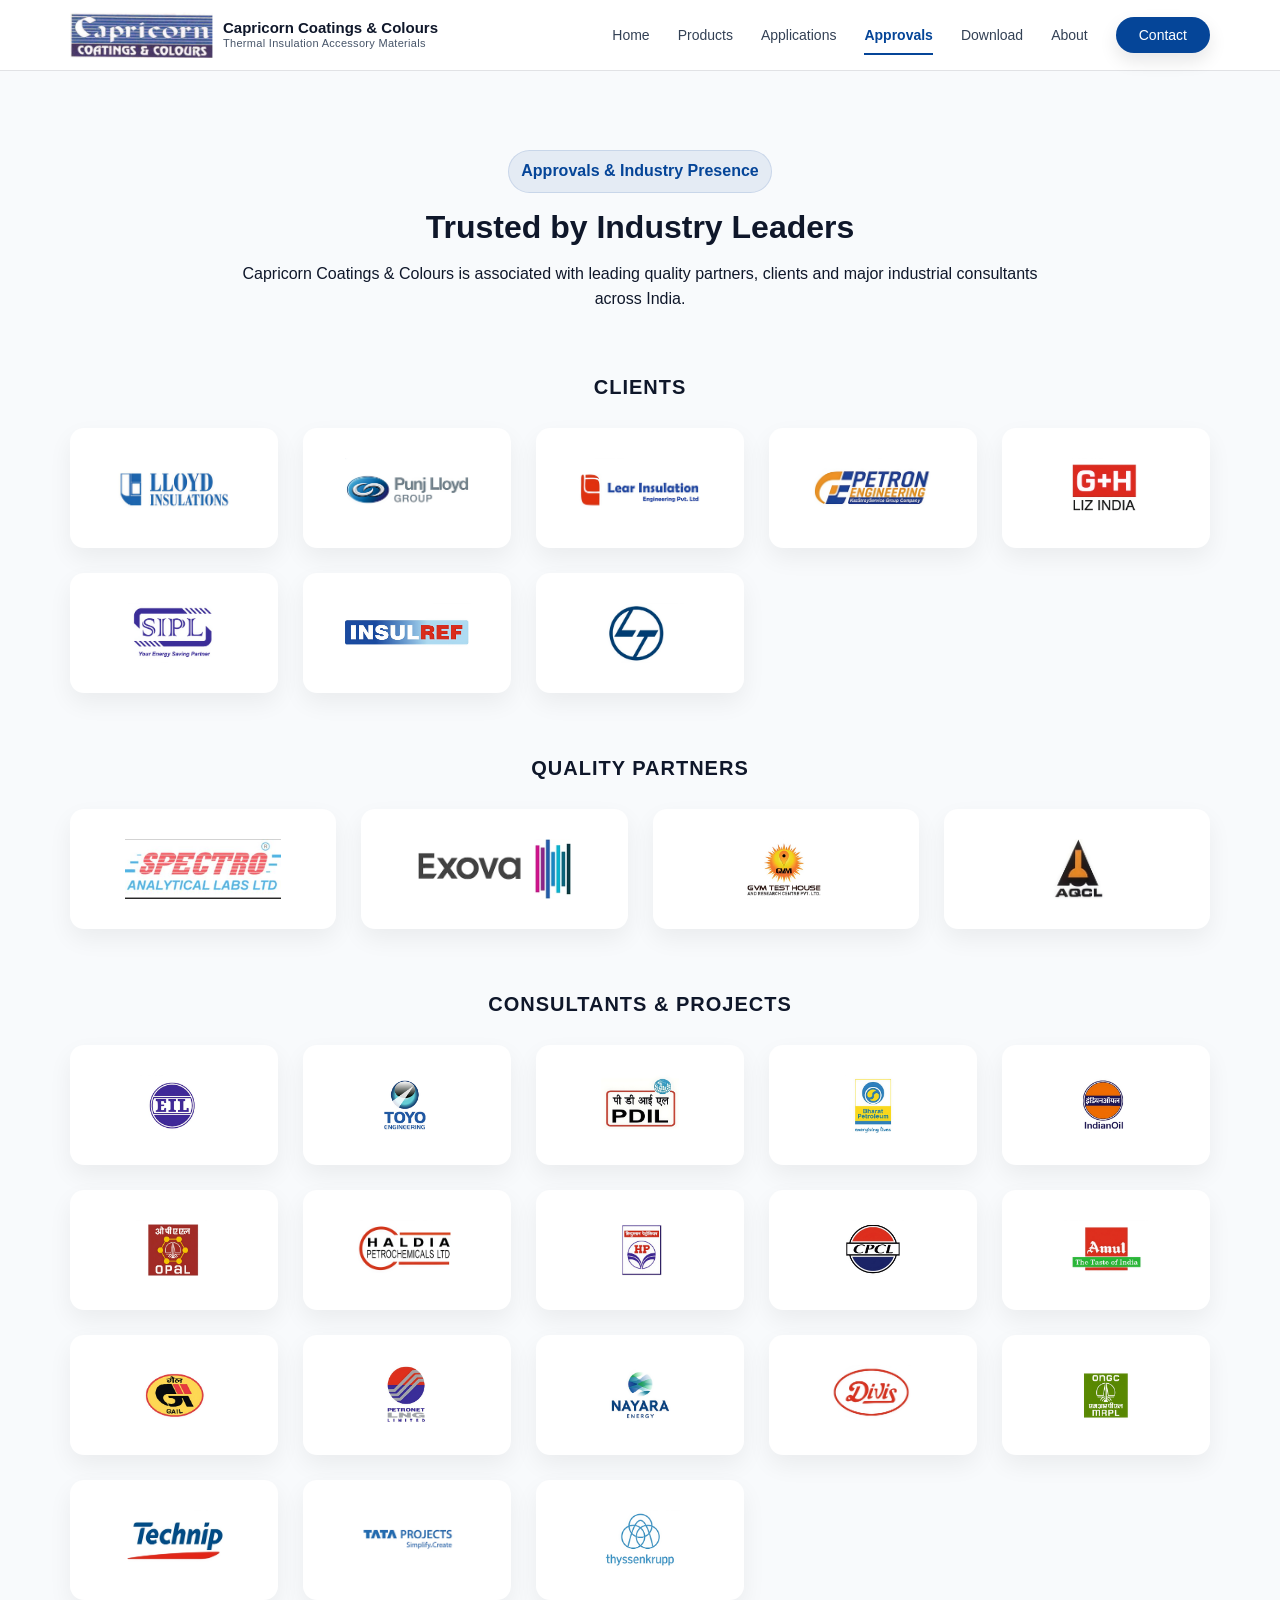
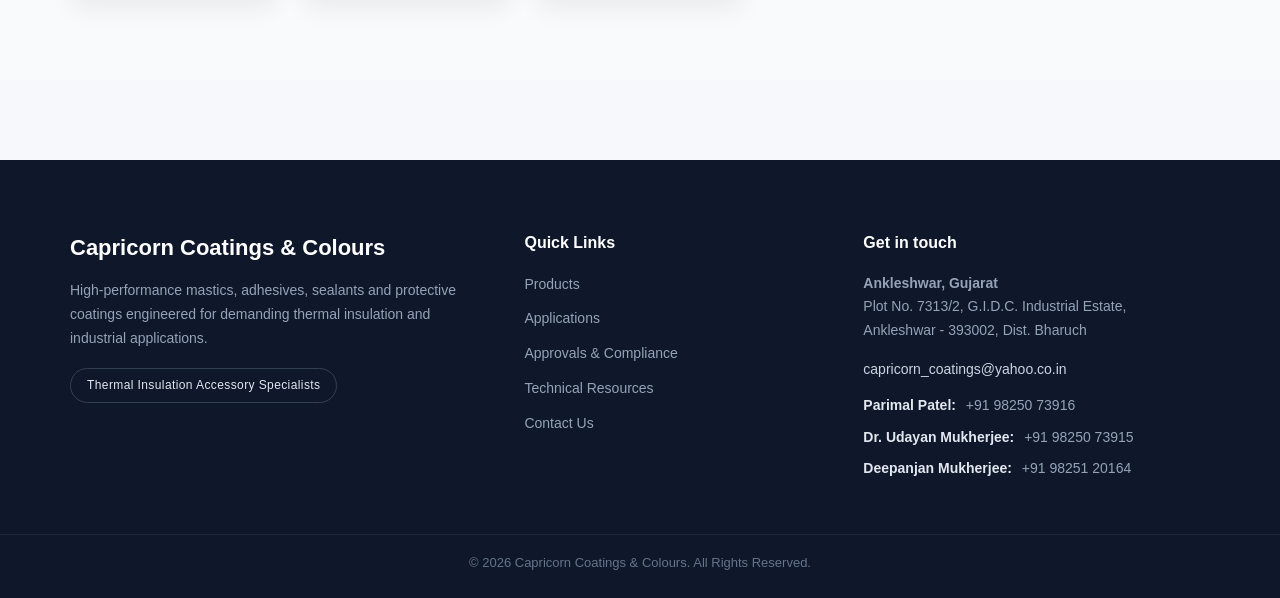
<file: approvals.html>
<!doctype html>
<html lang="en">
<head>
  <meta charset="utf-8" />
  <meta name="viewport" content="width=device-width, initial-scale=1" />
  <title>Approvals & Compliance | Capricorn Coatings & Colours</title>
  <meta name="description" content="Approvals, equivalencies and compliance information for Capricorn insulation accessory materials." />
  <link rel="stylesheet" href="styles.css" />
</head>
<body>
<header class="site-header">
  <div class="container">

    <div class="nav-wrapper">

      <!-- Logo + Tagline -->
      <a class="brand" href="index.html">
        <img src="assets/logo.png" alt="Capricorn Coatings & Colours Logo">
        <div class="brand-text">
          <span class="company-name">Capricorn Coatings & Colours</span>
          <span class="tagline">Thermal Insulation Accessory Materials</span>
        </div>
      </a>

      <!-- Desktop Navigation -->
      <nav class="desktop-nav">
        <ul>
          <li><a data-nav href="index.html">Home</a></li>
          <li><a data-nav href="products.html">Products</a></li>
          <li><a data-nav href="applications.html">Applications</a></li>
          <li><a data-nav href="approvals.html">Approvals</a></li>
          <li><a data-nav href="resources.html">Download</a></li>
          <li><a data-nav href="about.html">About</a></li>
          <li>
            <a data-nav href="contact.html" class="btn primary nav-btn">
              Contact
            </a>
          </li>
        </ul>
      </nav>

      <!-- Mobile Button -->
      <button class="menu-toggle" data-menu-btn aria-label="Toggle menu">
  <span></span>
  <span></span>
  <span></span>
</button>


    </div>

     <!-- Mobile Navigation -->
    <div class="mobile-nav" data-mobile-nav>
      <a data-nav href="index.html">Home</a>
      <a data-nav href="products.html">Products</a>
      <a data-nav href="applications.html">Applications</a>
      <a data-nav href="approvals.html">Approvals</a>
      <a data-nav href="resources.html">Download</a>
      <a data-nav href="about.html">About</a>
      <a data-nav href="contact.html">Contact</a>
    </div>

  </div>
</header>  

<main>
  <section class="approvals-section">
    <div class="container">    <div class="section-header">
      <span class="pill">Approvals & Industry Presence</span>
      <h2>Trusted by Industry Leaders</h2>
      <p>
        Capricorn Coatings & Colours is associated with leading quality
        partners, clients and major industrial consultants across India.
      </p>
    </div> 

    <!-- CLIENTELE -->
    <h3 class="group-title">Clients</h3>
    <div class="logo-grid">
      <div class="logo-card"><img src="assets/logos/lloyd.png" alt="Lloyd Insulations"></div>
      <div class="logo-card"><img src="assets/logos/punjlloyd.png" alt="Punj Lloyd"></div>
      <div class="logo-card"><img src="assets/logos/lear.png" alt="Lear Insulation"></div>
      <div class="logo-card"><img src="assets/logos/petron.png" alt="Petron Engineering"></div>
      <div class="logo-card"><img src="assets/logos/gh.png" alt="G+H India"></div>
      <div class="logo-card"><img src="assets/logos/sipl.png" alt="SIPL"></div>
      <div class="logo-card"><img src="assets/logos/insulref.png" alt="Insulref"></div>
      <div class="logo-card"><img src="assets/logos/lt.png" alt="L&T"></div>
    </div>

        <h3 class="group-title">Quality Partners</h3>
    <div class="logo-grid">
      <div class="logo-card"><img src="assets/logos/spectro.png" alt="Spectro Analytical Labs"></div>
      <div class="logo-card"><img src="assets/logos/exova.png" alt="Exova"></div>
      <div class="logo-card"><img src="assets/logos/gvm.png" alt="Civil Tech Power"></div>
      <div class="logo-card"><img src="assets/logos/agcl.png" alt="AGCL"></div>
    </div> 

    <!-- CONSULTANTS -->
    <h3 class="group-title">Consultants & Projects</h3>
    <div class="logo-grid">
      <div class="logo-card"><img src="assets/logos/eil.png" alt="EIL"></div>
      <div class="logo-card"><img src="assets/logos/toyo.png" alt="Toyo Engineering"></div>
      <div class="logo-card"><img src="assets/logos/pdil.png" alt="PDIL"></div>
      <div class="logo-card"><img src="assets/logos/bpcl.png" alt="BPCL"></div>
      <div class="logo-card"><img src="assets/logos/indianoil.png" alt="Indian Oil"></div>
      <div class="logo-card"><img src="assets/logos/opaal.png" alt="OPAL"></div>
      <div class="logo-card"><img src="assets/logos/haldia.png" alt="Haldia Petrochemicals"></div>
      <div class="logo-card"><img src="assets/logos/hp.png" alt="HPCL"></div>
      <div class="logo-card"><img src="assets/logos/cpcl.png" alt="CPCL"></div>
      <div class="logo-card"><img src="assets/logos/amul.png" alt="Amul"></div>
      <div class="logo-card"><img src="assets/logos/gail.png" alt="GAIL"></div>
      <div class="logo-card"><img src="assets/logos/petronet.png" alt="Ertron"></div>
      <div class="logo-card"><img src="assets/logos/nayara.png" alt="Nayara Energy"></div>
      <div class="logo-card"><img src="assets/logos/divis.png" alt="Divis Laboratories"></div>
      <div class="logo-card"><img src="assets/logos/oncc.png" alt="ONGC"></div>
      <div class="logo-card"><img src="assets/logos/technip.png" alt="Technip"></div>
      <div class="logo-card"><img src="assets/logos/tata.png" alt="TATA Projects"></div>
      <div class="logo-card"><img src="assets/logos/thyssen.png" alt="ThyssenKrupp"></div>
    </div>

  </div>
</section>

</main>

<footer class="footer">
  <div class="container footer-container">

    <div class="footer-grid">

      <!-- Company Info -->
      <div class="footer-col footer-company">

        <h2 class="footer-logo">Capricorn Coatings & Colours</h2>

        <p class="footer-desc">
          High-performance mastics, adhesives, sealants and protective coatings
          engineered for demanding thermal insulation and industrial applications.
        </p>

        <div class="footer-badge">
          Thermal Insulation Accessory Specialists
        </div>

      </div>


      <!-- Quick Links -->
      <div class="footer-col">

        <h3>Quick Links</h3>

        <ul class="footer-links">
          <li><a href="products.html">Products</a></li>
          <li><a href="applications.html">Applications</a></li>
          <li><a href="approvals.html">Approvals & Compliance</a></li>
          <li><a href="resources.html">Technical Resources</a></li>
          <li><a href="contact.html">Contact Us</a></li>
        </ul>

      </div>


      <!-- Contact Info -->
      <div class="footer-col">

        <h3>Get in touch</h3>

        <div class="footer-contact">

          <p class="footer-address">
            <strong>Ankleshwar, Gujarat</strong><br>
            Plot No. 7313/2, G.I.D.C. Industrial Estate,<br>
            Ankleshwar - 393002, Dist. Bharuch
          </p>

          <p>
            <a href="mailto:capricorn_coatings@yahoo.co.in">
              capricorn_coatings@yahoo.co.in
            </a>
          </p>

          <div class="contact-persons">

  <p class="contact-person">
    <strong>Parimal Patel:</strong>
    <a href="tel:+919825073916">+91 98250 73916</a>
  </p>

  <p class="contact-person">
    <strong>Dr. Udayan Mukherjee:</strong>
    <a href="tel:+919825073915">+91 98250 73915</a>
  </p>

  <p class="contact-person">
    <strong>Deepanjan Mukherjee:</strong>
    <a href="tel:+919825120164">+91 98251 20164</a>
  </p>

</div>


          </div>

        </div>

      </div>

    </div>


    <!-- Bottom Bar -->
    <div class="footer-bottom">
      © 2026 Capricorn Coatings & Colours. All Rights Reserved.
    </div>

  </div>
</footer>
<script src="main.js"></script>
</body>
</html>
</file>
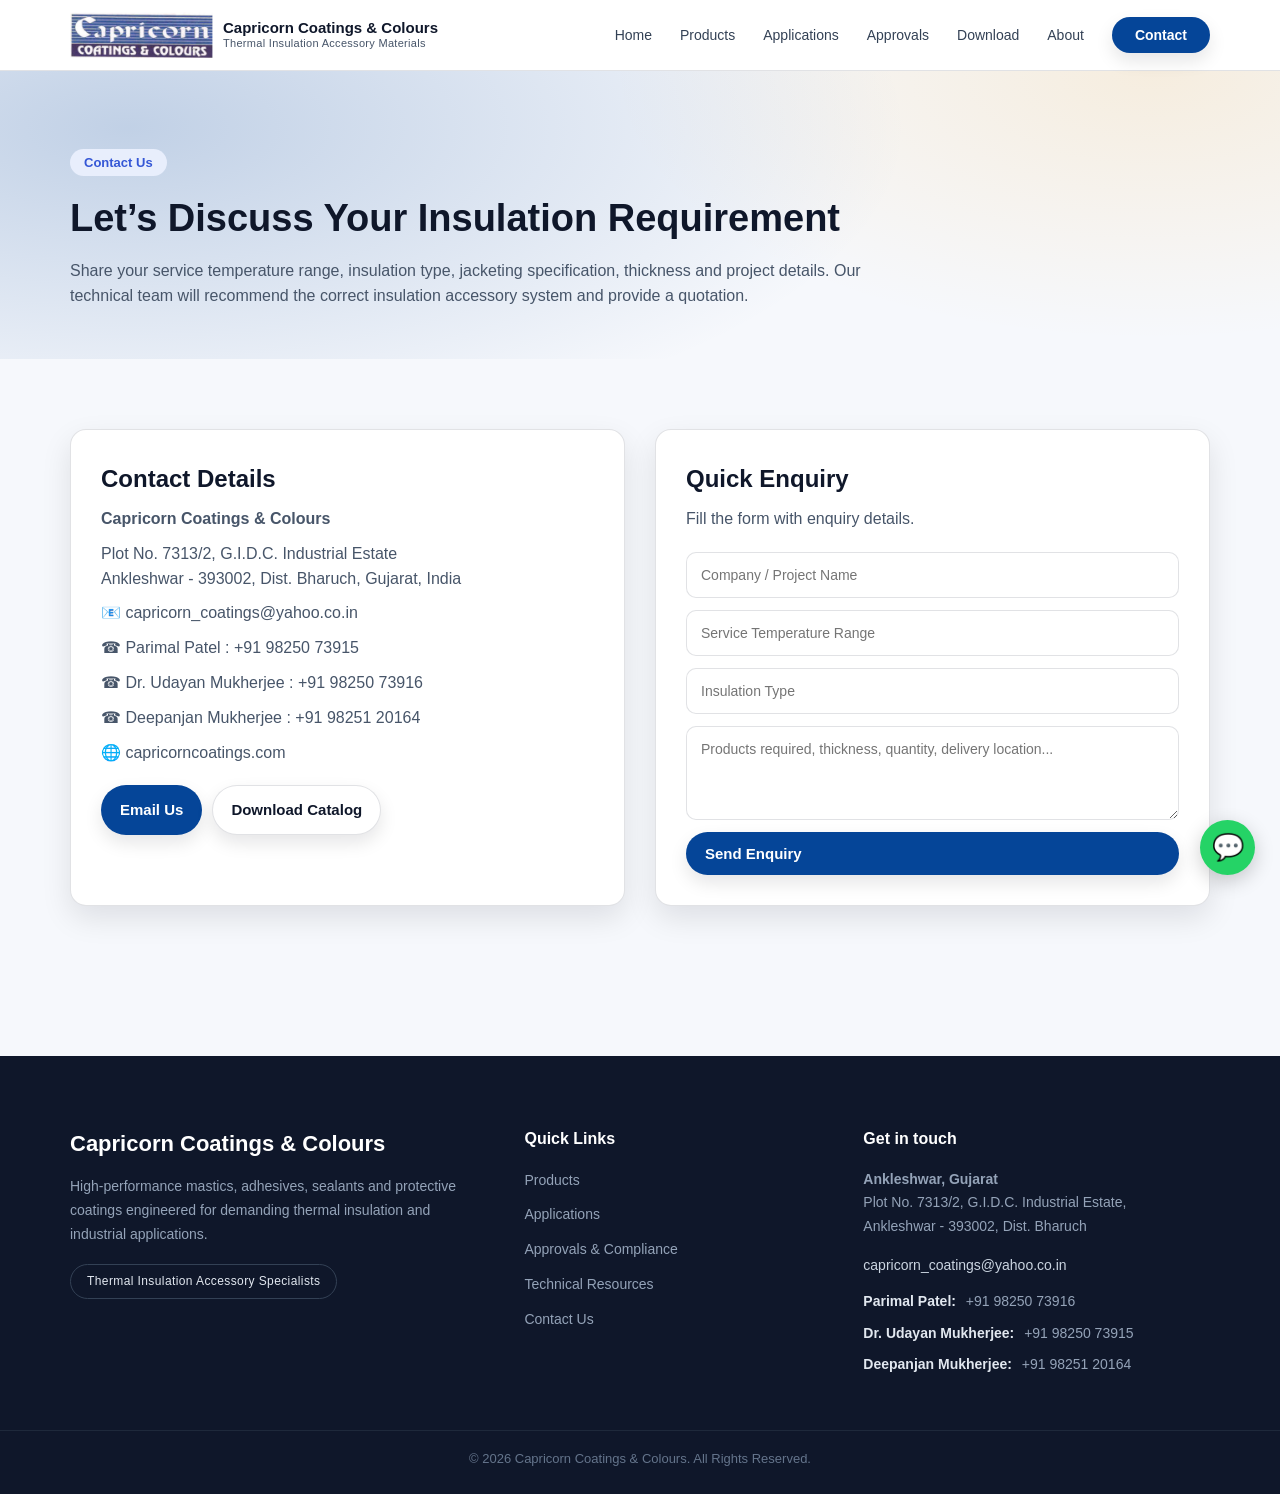
<file: contact.html>
<!doctype html>
<html lang="en">
<head>
  <meta charset="utf-8" />
  <meta name="viewport" content="width=device-width, initial-scale=1" />
  <title>Contact | Capricorn Coatings & Colours</title>
  <meta name="description" content="Contact Capricorn Coatings & Colours for quotes, technical support, and insulation accessory material inquiries." />
  <link rel="stylesheet" href="styles.css" />
</head>

<body>

<a href="https://wa.me/919825120164"
class="whatsapp-float"
target="_blank">
💬
</a>

<header class="site-header">
  <div class="container">

    <div class="nav-wrapper">

      <!-- Logo + Tagline -->
      <a class="brand" href="index.html">
        <img src="assets/logo.png" alt="Capricorn Coatings & Colours Logo">
        <div class="brand-text">
          <span class="company-name">Capricorn Coatings & Colours</span>
          <span class="tagline">Thermal Insulation Accessory Materials</span>
        </div>
      </a>

      <!-- Desktop Navigation -->
      <nav class="desktop-nav">
        <ul>
          <li><a data-nav href="index.html">Home</a></li>
          <li><a data-nav href="products.html">Products</a></li>
          <li><a data-nav href="applications.html">Applications</a></li>
          <li><a data-nav href="approvals.html">Approvals</a></li>
          <li><a data-nav href="resources.html">Download</a></li>
          <li><a data-nav href="about.html">About</a></li>
          <li>
            <a data-nav href="contact.html" class="btn primary nav-btn">
              Contact
            </a>
          </li>
        </ul>
      </nav>

      <!-- Mobile Button -->
      <button class="menu-toggle" data-menu-btn aria-label="Toggle menu">
  <span></span>
  <span></span>
  <span></span>
</button>


    </div>

     <!-- Mobile Navigation -->
    <div class="mobile-nav" data-mobile-nav>
      <a data-nav href="index.html">Home</a>
      <a data-nav href="products.html">Products</a>
      <a data-nav href="applications.html">Applications</a>
      <a data-nav href="approvals.html">Approvals</a>
      <a data-nav href="resources.html">Download</a>
      <a data-nav href="about.html">About</a>
      <a data-nav href="contact.html">Contact</a>
    </div>

  </div>
</header> 

<main>
  <section class="contact-hero">
  <div class="container">

    <div class="hero-content">

      <span class="hero-tag">Contact Us</span>

      <h1>Let’s Discuss Your Insulation Requirement</h1>

      <p>
        Share your service temperature range, insulation type,
        jacketing specification, thickness and project details.
        Our technical team will recommend the correct insulation
        accessory system and provide a quotation.
      </p>

    </div>

  </div>
</section>

<section class="contact-section">
  <div class="container">

    <div class="contact-grid">

      <!-- CONTACT INFO -->
      <div class="contact-card">
        <h2>Contact Details</h2>

        <div class="contact-info">

          <strong>Capricorn Coatings & Colours</strong>

          <p>
            Plot No. 7313/2, G.I.D.C. Industrial Estate<br>
            Ankleshwar - 393002, Dist. Bharuch, Gujarat, India
          </p>

          <p>📧 <a href="mailto:capricorn_coatings@yahoo.co.in">capricorn_coatings@yahoo.co.in</a></p>

          <p>☎ Parimal Patel : <a href="tel:+919825073915">+91 98250 73915</a></p>
          <p>☎ Dr. Udayan Mukherjee : <a href="tel:+919825073916">+91 98250 73916</a></p>
          <p>☎ Deepanjan Mukherjee : <a href="tel:+919825120164">+91 98251 20164</a></p>

          <p>🌐 <a href="https://capricorncoatings.com" target="_blank">capricorncoatings.com</a></p>

        </div>

        <div class="contact-buttons">
          <a class="btn primary" href="mailto:capricorn_coatings@yahoo.co.in">
            Email Us
          </a>

          <a class="btn" href="resources.html">
            Download Catalog
          </a>
        </div>

      </div>


      <!-- ENQUIRY FORM -->
      <div class="contact-card">

        <h2>Quick Enquiry</h2>

        <p class="contact-desc">
          Fill the form with enquiry details.
        </p>

        <form id="enquiryForm" class="contact-form">

          <input required name="company" placeholder="Company / Project Name">

          <input name="temp" placeholder="Service Temperature Range">

          <input name="insulation" placeholder="Insulation Type">

          <textarea name="msg" rows="4"
          placeholder="Products required, thickness, quantity, delivery location..."></textarea>

          <button class="btn primary" type="submit">
            Send Enquiry
          </button>

        </form>

      </div>

    </div>

  </div>
</section>



<!-- MAP SECTION -->

<!-- <section class="map-section">

  <div class="container">

    <div class="map-card">

      <div class="map-header">
        <h2>Our Location</h2>
      </div>

      <div class="map-container">
        <iframe
        src="https://maps.google.com/maps?q=7313/3%20GIDC%20Industrial%20Estate%20Ankleshwar%20Gujarat&z=16&output=embed"
        loading="lazy">
        </iframe>
      </div>

    </div>

  </div>

</section>
 -->

  
</main>

<footer class="footer">
  <div class="container footer-container">

    <div class="footer-grid">

      <!-- Company Info -->
      <div class="footer-col footer-company">

        <h2 class="footer-logo">Capricorn Coatings & Colours</h2>

        <p class="footer-desc">
          High-performance mastics, adhesives, sealants and protective coatings
          engineered for demanding thermal insulation and industrial applications.
        </p>

        <div class="footer-badge">
          Thermal Insulation Accessory Specialists
        </div>

      </div>


      <!-- Quick Links -->
      <div class="footer-col">

        <h3>Quick Links</h3>

        <ul class="footer-links">
          <li><a href="products.html">Products</a></li>
          <li><a href="applications.html">Applications</a></li>
          <li><a href="approvals.html">Approvals & Compliance</a></li>
          <li><a href="resources.html">Technical Resources</a></li>
          <li><a href="contact.html">Contact Us</a></li>
        </ul>

      </div>


      <!-- Contact Info -->
      <div class="footer-col">

        <h3>Get in touch</h3>

        <div class="footer-contact">

          <p class="footer-address">
            <strong>Ankleshwar, Gujarat</strong><br>
            Plot No. 7313/2, G.I.D.C. Industrial Estate,<br>
            Ankleshwar - 393002, Dist. Bharuch
          </p>

          <p>
            <a href="mailto:capricorn_coatings@yahoo.co.in">
              capricorn_coatings@yahoo.co.in
            </a>
          </p>

          <div class="contact-persons">

  <p class="contact-person">
    <strong>Parimal Patel:</strong>
    <a href="tel:+919825073916">+91 98250 73916</a>
  </p>

  <p class="contact-person">
    <strong>Dr. Udayan Mukherjee:</strong>
    <a href="tel:+919825073915">+91 98250 73915</a>
  </p>

  <p class="contact-person">
    <strong>Deepanjan Mukherjee:</strong>
    <a href="tel:+919825120164">+91 98251 20164</a>
  </p>

</div>


          </div>

        </div>

      </div>

    </div>


    <!-- Bottom Bar -->
    <div class="footer-bottom">
      © 2026 Capricorn Coatings & Colours. All Rights Reserved.
    </div>

  </div>
</footer> 
<script src="main.js"></script>
</body>
</html>
</file>
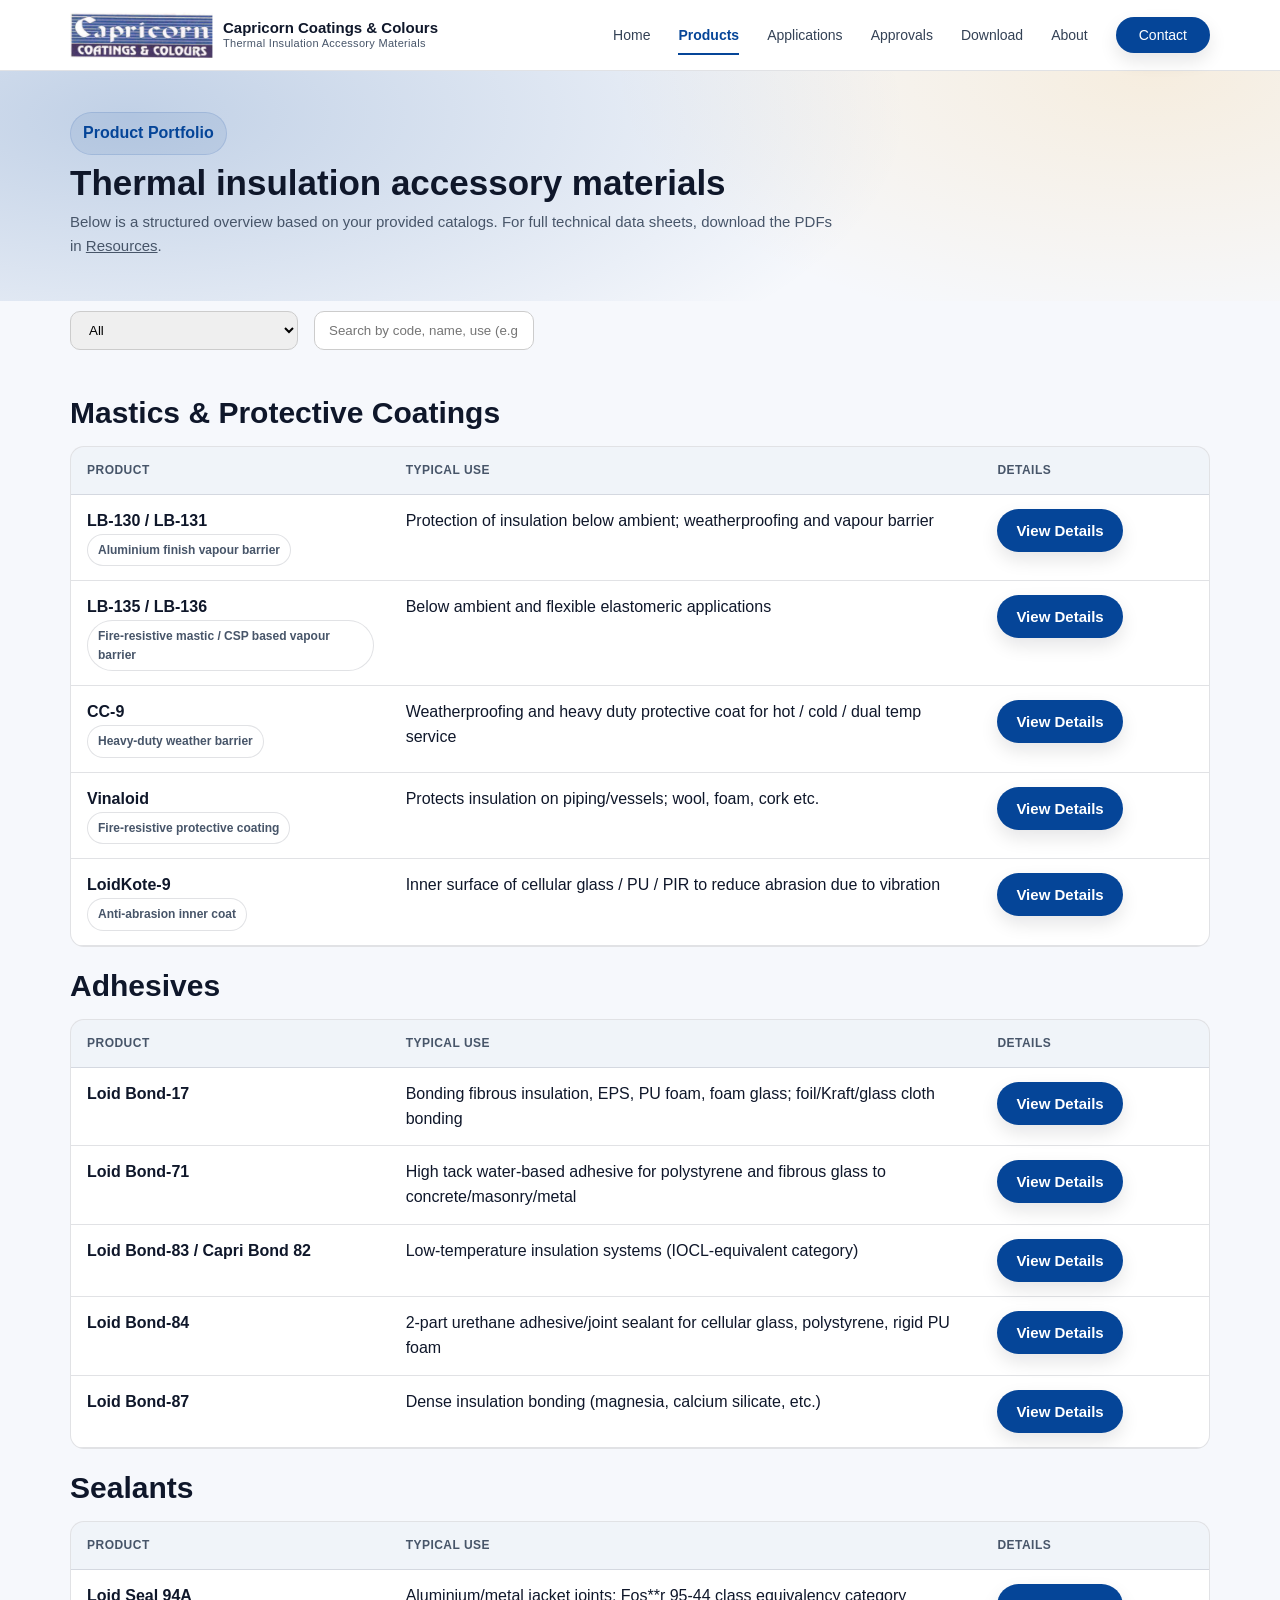
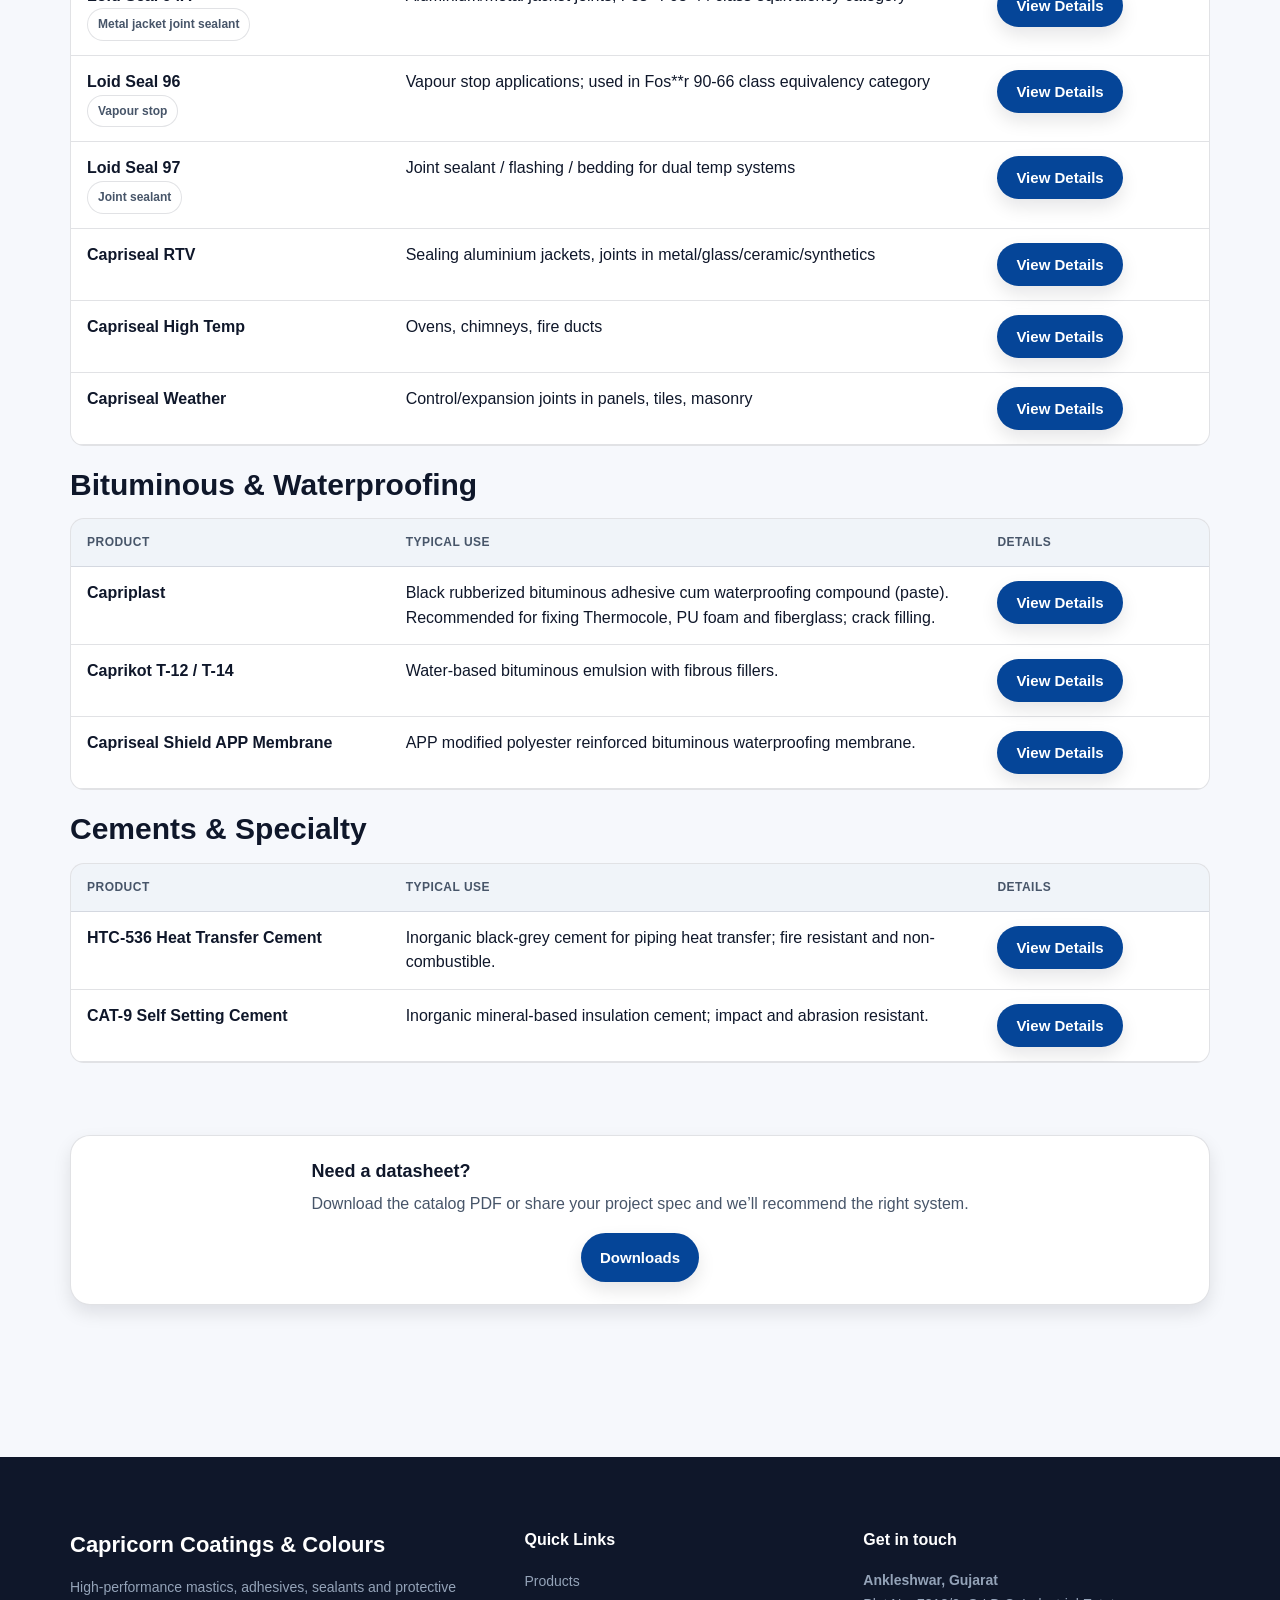
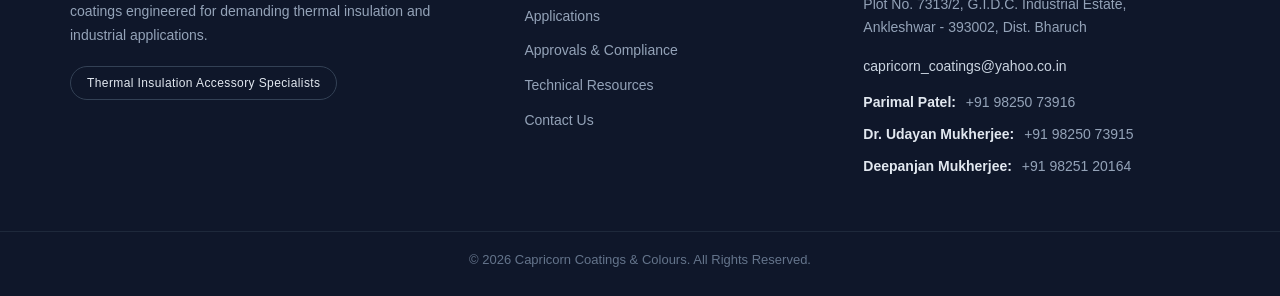
<file: products.html>
<!doctype html>
<html lang="en">
<head>
  <meta charset="utf-8" />
  <meta name="viewport" content="width=device-width, initial-scale=1" />
  <title>Products | Capricorn Coatings & Colours</title>
  <meta name="description" content="Mastics, adhesives, sealants, coatings, heat transfer and bituminous waterproofing products for industrial thermal insulation systems." />
  <link rel="stylesheet" href="styles.css" />
</head>
<body>
<header class="site-header">
  <div class="container">

    <div class="nav-wrapper">

      <!-- Logo + Tagline -->
      <a class="brand" href="index.html">
        <img src="assets/logo.png" alt="Capricorn Coatings & Colours Logo">
        <div class="brand-text">
          <span class="company-name">Capricorn Coatings & Colours</span>
          <span class="tagline">Thermal Insulation Accessory Materials</span>
        </div>
      </a>

      <!-- Desktop Navigation -->
      <nav class="desktop-nav">
        <ul>
          <li><a data-nav href="index.html">Home</a></li>
          <li><a data-nav href="products.html">Products</a></li>
          <li><a data-nav href="applications.html">Applications</a></li>
          <li><a data-nav href="approvals.html">Approvals</a></li>
          <li><a data-nav href="resources.html">Download</a></li>
          <li><a data-nav href="about.html">About</a></li>
          <li>
            <a data-nav href="contact.html" class="btn primary nav-btn">
              Contact
            </a>
          </li>
        </ul>
      </nav>

      <!-- Mobile Button -->
      <button class="menu-toggle" data-menu-btn aria-label="Toggle menu">
  <span></span>
  <span></span>
  <span></span>
</button>


    </div>

     <!-- Mobile Navigation -->
    <div class="mobile-nav" data-mobile-nav>
      <a data-nav href="index.html">Home</a>
      <a data-nav href="products.html">Products</a>
      <a data-nav href="applications.html">Applications</a>
      <a data-nav href="approvals.html">Approvals</a>
      <a data-nav href="resources.html">Download</a>
      <a data-nav href="about.html">About</a>
      <a data-nav href="contact.html">Contact</a>
    </div>

  </div>
</header> 

<main>
  <section class="hero" style="padding:42px 0 26px">
    <div class="container">
      <div class="pill">Product Portfolio</div>
      <h1 style="margin-top:10px">Thermal insulation accessory materials</h1>
      <p style="max-width:92ch; color:var(--muted)">
        Below is a structured overview based on your provided catalogs. For full technical data sheets, download the PDFs in <a href="resources.html" style="text-decoration:underline">Resources</a>.
      </p>
    </div>
  </section>

<section class="section" style="padding-top:10px">
        <div class="container">
      <div class="toolbar">
        <select id="categorySelect" class="select"></select>
        <input id="search" class="input" placeholder="Search by code, name, use (e.g., LB-135, vapour barrier, fire resistive)"/>
      </div>

      <div id="catPdfs" class="toolbar"></div>
      <div id="productList" class="product-list"></div>
    </div>
  </section> 

<div id="pdfModal" class="pdf-modal">
  <div class="pdf-modal-content">
    <button class="pdf-close" onclick="closePDFModal()">×</button>
    <iframe id="pdfFrame" src="" width="100%" height="600px"></iframe>
  </div>
</div>


  <section class="section" style="padding-top:0">
    <div class="container">
      <div class="card" style="display:flex; justify-content:space-between; align-items:center; gap:16px; flex-wrap:wrap">
        <div>
          <h3 style="margin:0 0 6px">Need a datasheet?</h3>
          <p style="margin:0; color:var(--muted)">Download the catalog PDF or share your project spec and we’ll recommend the right system.</p>
        </div>
        <a class="btn primary" href="resources.html">Downloads</a>
      </div>
    </div>
  </section>
</main>

<footer class="footer">
  <div class="container footer-container">

    <div class="footer-grid">

      <!-- Company Info -->
      <div class="footer-col footer-company">

        <h2 class="footer-logo">Capricorn Coatings & Colours</h2>

        <p class="footer-desc">
          High-performance mastics, adhesives, sealants and protective coatings
          engineered for demanding thermal insulation and industrial applications.
        </p>

        <div class="footer-badge">
          Thermal Insulation Accessory Specialists
        </div>

      </div>


      <!-- Quick Links -->
      <div class="footer-col">

        <h3>Quick Links</h3>

        <ul class="footer-links">
          <li><a href="products.html">Products</a></li>
          <li><a href="applications.html">Applications</a></li>
          <li><a href="approvals.html">Approvals & Compliance</a></li>
          <li><a href="resources.html">Technical Resources</a></li>
          <li><a href="contact.html">Contact Us</a></li>
        </ul>

      </div>


      <!-- Contact Info -->
      <div class="footer-col">

        <h3>Get in touch</h3>

        <div class="footer-contact">

          <p class="footer-address">
            <strong>Ankleshwar, Gujarat</strong><br>
            Plot No. 7313/2, G.I.D.C. Industrial Estate,<br>
            Ankleshwar - 393002, Dist. Bharuch
          </p>

          <p>
            <a href="mailto:capricorn_coatings@yahoo.co.in">
              capricorn_coatings@yahoo.co.in
            </a>
          </p>

          <div class="contact-persons">

  <p class="contact-person">
    <strong>Parimal Patel:</strong>
    <a href="tel:+919825073916">+91 98250 73916</a>
  </p>

  <p class="contact-person">
    <strong>Dr. Udayan Mukherjee:</strong>
    <a href="tel:+919825073915">+91 98250 73915</a>
  </p>

  <p class="contact-person">
    <strong>Deepanjan Mukherjee:</strong>
    <a href="tel:+919825120164">+91 98251 20164</a>
  </p>

</div>


          </div>

        </div>

      </div>

    </div>


    <!-- Bottom Bar -->
    <div class="footer-bottom">
      © 2026 Capricorn Coatings & Colours. All Rights Reserved.
    </div>

  </div>
</footer>
<script src="products-data.js"></script>
<script src="main.js"></script>
</body>
</html>
</file>
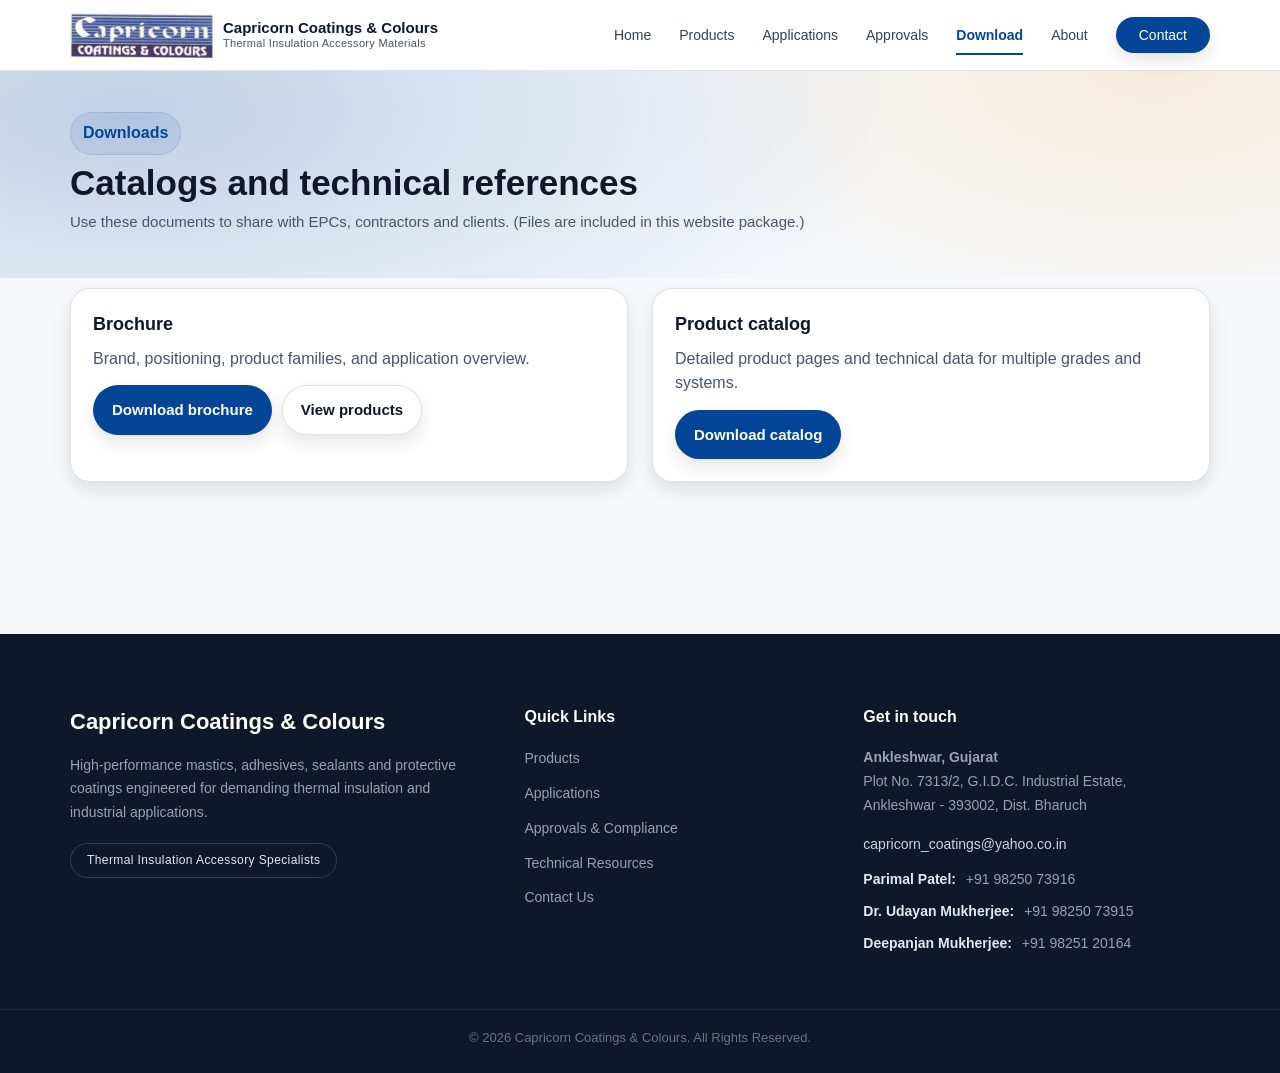
<file: resources.html>
<!doctype html>
<html lang="en">
<head>
  <meta charset="utf-8" />
  <meta name="viewport" content="width=device-width, initial-scale=1" />
  <title>Resources | Capricorn Coatings & Colours</title>
  <meta name="description" content="Download Capricorn catalogs, brochures, presentations and technical references." />
  <link rel="stylesheet" href="styles.css" />
</head>
<body>
<header class="site-header">
  <div class="container">

    <div class="nav-wrapper">

      <!-- Logo + Tagline -->
      <a class="brand" href="index.html">
        <img src="assets/logo.png" alt="Capricorn Coatings & Colours Logo">
        <div class="brand-text">
          <span class="company-name">Capricorn Coatings & Colours</span>
          <span class="tagline">Thermal Insulation Accessory Materials</span>
        </div>
      </a>

      <!-- Desktop Navigation -->
      <nav class="desktop-nav">
        <ul>
          <li><a data-nav href="index.html">Home</a></li>
          <li><a data-nav href="products.html">Products</a></li>
          <li><a data-nav href="applications.html">Applications</a></li>
          <li><a data-nav href="approvals.html">Approvals</a></li>
          <li><a data-nav href="resources.html">Download</a></li>
          <li><a data-nav href="about.html">About</a></li>
          <li>
            <a data-nav href="contact.html" class="btn primary nav-btn">
              Contact
            </a>
          </li>
        </ul>
      </nav>

      <!-- Mobile Button -->
      <button class="menu-toggle" data-menu-btn aria-label="Toggle menu">
  <span></span>
  <span></span>
  <span></span>
</button>


    </div>

     <!-- Mobile Navigation -->
    <div class="mobile-nav" data-mobile-nav>
      <a data-nav href="index.html">Home</a>
      <a data-nav href="products.html">Products</a>
      <a data-nav href="applications.html">Applications</a>
      <a data-nav href="approvals.html">Approvals</a>
      <a data-nav href="resources.html">Download</a>
      <a data-nav href="about.html">About</a>
      <a data-nav href="contact.html">Contact</a>
    </div>

  </div>
</header>  

<main>
  <section class="hero" style="padding:42px 0 26px">
    <div class="container">
      <div class="pill">Downloads</div>
      <h1 style="margin-top:10px">Catalogs and technical references</h1>
      <p style="max-width:92ch; color:var(--muted)">
        Use these documents to share with EPCs, contractors and clients. (Files are included in this website package.)
      </p>
    </div>
  </section>

  <section class="section" style="padding-top:10px">
    <div class="container">
      <div class="grid cols-2">
        <div class="card">
          <h3 style="margin-top:0">Brochure</h3>
          <p>Brand, positioning, product families, and application overview.</p>
          <div style="margin-top:14px; display:flex; gap:10px; flex-wrap:wrap">
            <a class="btn primary" href="assets/capricorn - brochure.pdf" download>Download brochure</a>
            <a class="btn" href="products.html">View products</a>
          </div>
        </div>

        <div class="card">
          <h3 style="margin-top:0">Product catalog</h3>
          <p>Detailed product pages and technical data for multiple grades and systems.</p>
          <div style="margin-top:14px; display:flex; gap:10px; flex-wrap:wrap">
            <a class="btn primary" href="assets/Product Catalog new.pdf" download>Download catalog</a>
          </div>
        </div>
      </div>
    </div>
  </section>
  </main>
  
<footer class="footer">
  <div class="container footer-container">

    <div class="footer-grid">

      <!-- Company Info -->
      <div class="footer-col footer-company">

        <h2 class="footer-logo">Capricorn Coatings & Colours</h2>

        <p class="footer-desc">
          High-performance mastics, adhesives, sealants and protective coatings
          engineered for demanding thermal insulation and industrial applications.
        </p>

        <div class="footer-badge">
          Thermal Insulation Accessory Specialists
        </div>

      </div>


      <!-- Quick Links -->
      <div class="footer-col">

        <h3>Quick Links</h3>

        <ul class="footer-links">
          <li><a href="products.html">Products</a></li>
          <li><a href="applications.html">Applications</a></li>
          <li><a href="approvals.html">Approvals & Compliance</a></li>
          <li><a href="resources.html">Technical Resources</a></li>
          <li><a href="contact.html">Contact Us</a></li>
        </ul>

      </div>


      <!-- Contact Info -->
      <div class="footer-col">

        <h3>Get in touch</h3>

        <div class="footer-contact">

          <p class="footer-address">
            <strong>Ankleshwar, Gujarat</strong><br>
            Plot No. 7313/2, G.I.D.C. Industrial Estate,<br>
            Ankleshwar - 393002, Dist. Bharuch
          </p>

          <p>
            <a href="mailto:capricorn_coatings@yahoo.co.in">
              capricorn_coatings@yahoo.co.in
            </a>
          </p>

          <div class="contact-persons">

  <p class="contact-person">
    <strong>Parimal Patel:</strong>
    <a href="tel:+919825073916">+91 98250 73916</a>
  </p>

  <p class="contact-person">
    <strong>Dr. Udayan Mukherjee:</strong>
    <a href="tel:+919825073915">+91 98250 73915</a>
  </p>

  <p class="contact-person">
    <strong>Deepanjan Mukherjee:</strong>
    <a href="tel:+919825120164">+91 98251 20164</a>
  </p>

</div>


          </div>

        </div>

      </div>

    </div>


    <!-- Bottom Bar -->
    <div class="footer-bottom">
      © 2026 Capricorn Coatings & Colours. All Rights Reserved.
    </div>

  </div>
</footer>
<script src="main.js"></script>
</body>
</html>
</file>
<file: styles.css>
:root{
  --primary:#054598;
  --secondary:#0B5FAE;
  --accent:#F59E0B;
  --dark:#0B1220;
  --bg:#F6F8FC;
  --text:#0F172A;
  --muted:#475569;
  --border:rgba(15,23,42,.12);
  --shadow: 0 12px 30px rgba(2, 8, 23, .10);
  --shadow2: 0 8px 18px rgba(2, 8, 23, .10);
  --radius: 20px;
  --radius2: 14px;
  --max: 1180px;
}

*{
margin:0;
padding:0;
box-sizing:border-box;
font-family:Arial, Helvetica, sans-serif;
}
html{scroll-behavior:smooth}
html, body{
  overflow-x: hidden;
  max-width: 100%;
}

body{
  margin:0;
  font-family: ui-sans-serif, system-ui, -apple-system, Segoe UI, Roboto, Helvetica, Arial, "Apple Color Emoji","Segoe UI Emoji";
  color:var(--text);
  background:var(--bg);
  line-height:1.55;
  padding-top:70px;
}
@media (max-width:768px){
  body{
    padding-top:60px;
  }
}
@media (max-width:480px){
  body{
    padding-top:45px;
  }
}
a{color:inherit; text-decoration:none}
img{max-width:100%; height:auto; display:block}
.container{
  width:100%;
  max-width:1180px;
  margin:auto;
  padding:0 20px;
}

.container{
  width:100%;
  max-width:1180px;
  margin:auto;
  padding:0 20px;
}

@media (max-width:1200px){
.container{
  padding:0 30px;
}
}

@media (max-width:768px){
.container{
  padding:0 18px;
}
}

@media (max-width:480px){
.container{
  padding:0 14px;
}
}


.btn{
  display:inline-flex; align-items:center; gap:10px;
  padding:12px 16px; border-radius:999px; border:1px solid var(--border);
  background:#fff; box-shadow: var(--shadow2);
  transition: transform .15s ease, box-shadow .15s ease, background .15s ease;
  font-weight:650;
}
.btn:hover{transform:translateY(-1px); box-shadow: var(--shadow)}
.btn.primary{background:var(--primary); color:#fff; border-color:transparent}
.btn.primary:hover{background:var(--secondary)}
.btn.ghost{background:transparent; box-shadow:none}
.pill{display:inline-flex; gap:8px; align-items:center; padding:8px 12px; border-radius:999px; background:rgba(5,69,152,.08); color:var(--primary); font-weight:650; border:1px solid rgba(5,69,152,.12)}

.badge{display:inline-flex; padding:6px 10px; border-radius:999px; border:1px solid var(--border); background:#fff; color:var(--muted); font-weight:600; font-size:12px}


.hero{
  position:relative;
  padding:30px 0 56px;
  background: radial-gradient(1200px 500px at 10% 20%, rgba(5,69,152,.22), transparent 65%),
              radial-gradient(900px 450px at 90% 0%, rgba(245,158,11,.12), transparent 60%);
}
.hero-card{
  display:grid; grid-template-columns: 1fr 1fr;
  gap: 32px;
  align-items:center;
}
.hero-card > div{
  min-width:0;
}
.hero .grid{
  margin-top:20px;
}

.hero .card{
  height:100%;
  display:flex;
  align-items:flex-start;
}

@media (max-width: 980px){
  .hero-card{grid-template-columns:1fr;}
}

.hero h1{font-size:35px; line-height:1.02; margin:10px 0 10px}
.hero p{font-size:15px; color:var(--muted); margin:0 0 18px}
.hero .cta{display:flex; gap:12px; flex-wrap:wrap; margin-top:18px}
.hero-visual{
  border-radius: var(--radius);
  overflow:hidden;
  box-shadow: var(--shadow);
  border:1px solid rgba(255,255,255,.5);
  position:relative;
  width:100%;
  height: auto;
  aspect-ratio: 16/9;
}
.hero-visual img{width:100%; height:100%; object-fit:contain; object-position: center; display: block;}
.hero-visual:after{
  content:"";
  position:absolute; inset:0;
  background: linear-gradient(135deg, rgba(11,18,32,.35), rgba(11,18,32,0) 55%);
}


.section h2{font-size:30px; margin:0 0 10px}
.section p.lead{color:var(--muted); margin:0 0 22px; max-width:78ch}


.card{
  background:#fff;
  border:1px solid var(--border);
  border-radius:var(--radius);
  padding:22px;
  box-shadow:var(--shadow2);
  height:100%;
  display:flex;
  flex-direction:column;
  justify-content:flex-start;
  transition:0.25s ease;
}

@media (max-width:900px){

.hero h1{
  font-size:30px;
}

.hero p{
  font-size:14px;
}

}

@media (max-width:500px){

.hero{
  padding:25px 0 40px;
}

.hero h1{
  font-size:24px;
  line-height:1.2;
}

.hero p{
  font-size:13px;
}

}


.card:hover{
  transform:translateY(-4px);
  box-shadow:var(--shadow);
}

.card h3{margin:0 0 8px; font-size:18px}
.card p{margin:0; color:var(--muted)}
.card .icon{width:40px; height:40px; border-radius:14px; background:rgba(5,69,152,.10); display:flex; align-items:center; justify-content:center; margin-bottom:12px}

.kpi{ gap:20px; align-items:flex-start}
.kpi .n{font-size:18px; font-weight:800; color:var(--primary); line-height:1}
.kpi .t{font-size:13px;color:var(--muted)}

.split{display:grid; grid-template-columns: 1fr 1fr; gap:20px; align-items:center}
@media (max-width: 980px){.split{grid-template-columns:1fr}}

.figure{
  border-radius: var(--radius);
  border:1px solid var(--border);
  background:#fff;
  overflow:hidden;
  box-shadow: var(--shadow);
}
.figure img{width:100%; height:auto}


/* TABLE BASE */

.table{
  width:100%;
  border-collapse:separate;
  border-spacing:0;
  border-radius:var(--radius2);
  border:1px solid var(--border);
  background:#fff;
  overflow:hidden;
}

.table-scroll{
  width:100%;
  overflow-x:auto;
  -webkit-overflow-scrolling:touch;
}

.table{
  min-width:300px;
}

/* HEADERS */

.table th{
  background:rgba(5,69,152,.06);
  font-size:12px;
  letter-spacing:.04em;
  text-transform:uppercase;
  color:var(--muted);
}

/* CELLS */

.table th,
.table td{
  text-align:left;
  padding:14px 16px;
  border-bottom:1px solid var(--border);
  vertical-align:top;
}

/* ROW HOVER */

.table tr:hover{
  background:#fafafa;
}

/* COLUMN WIDTH CONTROL */

.table td:nth-child(1){
  width:28%;
}

.table td:nth-child(2){
  width:52%;
}

.table td:nth-child(3){
  width:20%;
}

/* MOBILE SCROLL WRAPPER */

.table-container{
  width:100%;
  overflow-x:auto;
}

/* TABLET */

@media (max-width:1024px){

.table th,
.table td{
  padding:12px 14px;
}

.table th{
  font-size:11px;
}

}

/* MOBILE */

@media (max-width:768px){

#productList h2{
  font-size:22px;
  margin:28px 0 14px;
}

.table th,
.table td{
  padding:10px 12px;
}

.table th{
  font-size:10px;
}

.table td{
  font-size:14px;
}

.table .btn{
  padding:8px 14px;
  font-size:13px;
}

}

/* SMALL MOBILE */

@media (max-width:480px){

#productList h2{
  font-size:20px;
}

.table th{
  font-size:9px;
}

.table td{
  font-size:13px;
}

.table .btn{
  padding:7px 12px;
  font-size:12px;
}

}



@media (max-width:420px){

.badge{
  display:none;
}

}







footer{
  padding:28px 0;
  background: linear-gradient(180deg, rgba(5,69,152,.06), rgba(5,69,152,.12));
  border-top:1px solid var(--border);
}
.footer-grid{display:grid; grid-template-columns: 1.3fr 1fr 1fr; gap:18px}
@media (max-width: 980px){.footer-grid{grid-template-columns:1fr}}
small{color:var(--muted)}


/* ===== APPROVALS SECTION ===== */

.approvals-section {
  padding: 80px 0;
  background: #f8fafc;
}

.section-header {
  text-align: center;
  max-width: 800px;
  margin: 0 auto 60px;
}

.section-header h2 {
  font-size: 32px;
  margin: 10px 0;
}

.group-title {
  margin: 60px 0 25px;
  font-size: 20px;
  font-weight: 600;
  color: var(--text);
  text-align: center;
  text-transform: uppercase;
  letter-spacing: 1px;
}

.logo-grid {
  display: grid;
  grid-template-columns: repeat(auto-fit, minmax(180px, 1fr));
  gap: 25px;
}

.logo-card {
  background: white;
  padding: 30px;
  border-radius: 14px;
  display: flex;
  align-items: center;
  justify-content: center;
  box-shadow: 0 10px 25px rgba(0,0,0,0.06);
  transition: all 0.3s ease;
}

.logo-card img {
  max-width: 100%;
  max-height: 60px;
  object-fit: contain;
  transition: 0.3s ease;
}

.logo-card:hover {
  transform: translateY(-6px);
  box-shadow: 0 20px 40px rgba(0,0,0,0.08);
}

.logo-card:hover img {
  filter: grayscale(100%);
  opacity: 0.8;
}

@media (max-width:600px){

.logo-grid{
  grid-template-columns: repeat(2, 1fr);
  gap:16px;
}

.logo-card{
  padding:20px;
}

.logo-card img{
  max-height:50px;
}

}

.toolbar {
  display: flex;
  gap: 16px;
  margin-bottom: 20px;
  flex-wrap: wrap;
}

.select, .input {
  padding: 10px 14px;
  border-radius: 10px;
  border: 1px solid #ccc;
  min-width: 220px;
}

@media (max-width:768px){

.toolbar{
  flex-direction:column;
  align-items:stretch;
}

.select,
.input{
  width:100%;
  min-width:auto;
}

}


.product-list {
  display: flex;
  flex-direction: column;
  gap: 16px;
}

.product-card {
  background: #f4f6f8;
  padding: 20px;
  border-radius: 14px;
  display: flex;
  justify-content: space-between;
  align-items: center;
  flex-wrap: wrap;
  transition: 0.3s ease;
  gap: 12px;
}


@media (max-width:600px){

.product-card{
  flex-direction:column;
  align-items:flex-start;
}

.product-actions{
  width:100%;
}

.product-actions .btn{
  width:100%;
}

}


.product-card:hover {
  background: #e9edf2;
}

.product-sub {
  font-weight: 600;
  color: #0b3c6d;
  margin: 6px 0;
}

.product-actions {
  display: flex;
  gap: 10px;
  margin-top: 10px;
}


.pdf-container {
  margin-top: 30px;
  padding: 20px;
  background: #f4f6f8;
  border-radius: 12px;
}

.pdf-container iframe {
  border: none;
  border-radius: 8px;
  margin-top: 15px;
}

.pdf-modal {
  display: none;
  position: fixed;
  z-index: 9999;
  left: 0;
  top: 0;
  width: 100%;
  height: 100%;
  background: rgba(0, 0, 0, 0.65);
  justify-content: center;
  align-items: center;
  padding: 20px;
}

.pdf-modal-content {
  background: #fff;
  width: 90%;
  max-width: 1000px;
  border-radius: 12px;
  padding: 20px;
  position: relative;
  animation: fadeIn 0.25s ease;
}

.pdf-close {
  position: absolute;
  right: 15px;
  top: 10px;
  background: none;
  border: none;
  font-size: 28px;
  cursor: pointer;
}

.pdf-modal iframe {
  border: none;
  border-radius: 8px;
  margin-top: 20px;
}

@media (max-width:768px){

.pdf-modal-content{
  width:95%;
  padding:16px;
}

.pdf-modal iframe{
  height:420px;
}

}

@media (max-width:480px){

.pdf-modal iframe{
  height:340px;
}

}


@keyframes fadeIn {
  from { opacity: 0; transform: scale(0.96); }
  to { opacity: 1; transform: scale(1); }
}

@media (max-width:1024px){
  .hero-visual{
    height:350px;
  }
}

@media (max-width:768px){
  .hero-visual{
    height:260px;
  }
}

@media (max-width:480px){
  .hero-visual{
    height:220px;
  }
}

.map-card{
  background:white;
  border-radius:5px;
  padding: 20px;
  box-shadow:var(--shadow);
  border:1px solid var(--border);
}

/* FAQ SECTION */
.faq-section{
padding:80px 0;
background:#f7f9fc;
}

.faq-header{
text-align:center;
max-width:700px;
margin:auto;
margin-bottom:40px;
}

.faq-container{
max-width:900px;
margin:auto;
display:flex;
flex-direction:column;
gap:16px;
}

.faq-item{
background:#fff;
border-radius:14px;
box-shadow:0 6px 20px rgba(0,0,0,0.05);
overflow:hidden;
transition:all .3s ease;
}

.faq-question{
width:100%;
padding:20px 24px;
font-size:16px;
font-weight:600;
background:none;
border:none;
display:flex;
justify-content:space-between;
align-items:center;
cursor:pointer;
}

.faq-icon{
font-size:20px;
font-weight:bold;
transition:transform .3s;
}

.faq-answer{
max-height:0;
overflow:hidden;
transition:max-height .4s ease;
padding:0 24px;
}

.faq-answer p{
margin:18px 0;
color:#555;
line-height:1.6;
}

.faq-item.active .faq-answer{
max-height:200px;
}

.faq-item.active .faq-icon{
transform:rotate(45deg);
}

.faq-controls{
text-align:center;
margin-top:40px;
display:flex;
gap:16px;
justify-content:center;
flex-wrap:wrap;
}

@media (max-width:600px){

.faq-question{
  font-size:15px;
  padding:18px;
}

.faq-answer{
  padding:0 18px;
}

}


.contractor-card{
  background:#fff;
  border-radius:20px;
  margin-top: 40px;
  padding:40px;
  box-shadow:0 10px 30px rgba(0,0,0,0.08);
  border:1px solid #e6eaf0;
}

/* TOP GRID */
.contractor-content{
  display:grid;
  grid-template-columns:1fr 1fr;
  gap:50px;
  align-items:center;
}

/* LEFT */
.contractor-left h2{
  font-size:28px;
  margin-bottom:20px;
}

.contractor-left ul{
  padding-left:18px;
  margin-bottom:25px;
}

.contractor-left li{
  margin-bottom:10px;
  color:#4a5568;
}

/* IMAGE */
.contractor-image img{
  width:100%;
  max-width: 420px;
  border-radius:18px;
}

/* FOOTER */
.contractor-footer{
  margin-top:35px;
  padding-top:25px;
  border-top:1px solid #e6eaf0;

  display:flex;
  justify-content:space-between;
  align-items:center;
  gap:20px;
  flex-wrap: wrap;
}

.contractor-footer h3{
  font-size:20px;
  margin-bottom:5px;
}

.contractor-footer p{
  color:#6b7280;
}

/* BUTTONS */
.btn-outline{
  padding:12px 22px;
  border-radius:30px;
  border:1px solid #cfd6df;
  background:white;
  cursor:pointer;
}

.btn-primary{
  padding:14px 26px;
  border-radius:30px;
  background:#1e4fa1;
  color:white;
  border:none;
  cursor:pointer;
}
/* =========================
   APPLICATION DIAGRAMS
========================= */

.applications-diagrams{
  margin-top:30px;
  display:grid;
  grid-template-columns:1fr 1fr;
  gap:24px;
}

.diagram-card{
  background:#fff;
  border-radius:18px;
  overflow:hidden;
  border:1px solid var(--border);
  box-shadow:var(--shadow);
  display:flex;
  flex-direction:column;
}

.diagram-card img{
  width:100%;
  height:320px;
  object-fit:contain;
  padding:20px;
  background:#f9fbff;
}

.diagram-label{
  padding:14px 18px;
  font-weight:600;
  color:#334155;
  border-top:1px solid var(--border);
  background:#fff;
}

/* Mobile */
@media (max-width:900px){

  .applications-diagrams{
    grid-template-columns:1fr;
  }

  .diagram-card img{
    height:260px;
  }

}
.industry-grid .card{
  transition:0.25s ease;
}

.industry-grid .card:hover{
  transform:translateY(-6px);
  box-shadow:var(--shadow);
}
/*
.grid{
  display:grid;
  gap:16px;
  align-items:stretch;
}

.grid.cols-3{
  grid-template-columns:repeat(3,minmax(0,1fr));
}

.grid.cols-2{
  grid-template-columns:repeat(2,minmax(0,1fr));
}

@media (max-width:980px){
  .grid.cols-3{
    grid-template-columns:1fr;
  }

  .grid.cols-2{
    grid-template-columns:1fr;
  }
}*/
.grid{
  display:grid;
  gap:24px;
}

.grid.cols-3{
  grid-template-columns:repeat(3,1fr);
}

.grid.cols-2{
  grid-template-columns:repeat(2,1fr);
}

@media (max-width:1024px){

.grid.cols-3{
  grid-template-columns:repeat(2,1fr);
}

}

@media (max-width:700px){

.grid.cols-3,
.grid.cols-2{
  grid-template-columns:1fr;
}

}


.section{
  padding:72px 0;
}

@media (max-width:900px){

.section{
  padding:60px 0;
}

}

@media (max-width:500px){

.section{
  padding:45px 0;
}

}


.contractor-content{
  display:grid;
  grid-template-columns:1fr 1fr;
  gap:50px;
  align-items:center;
}

.contractor-left{
  max-width:520px;
}

.contractor-image{
  display:flex;
  justify-content:center;
}

.contractor-image img{
  max-width:420px;
}

@media (max-width:900px){

  .contractor-content{
    grid-template-columns:1fr;
    gap:30px;
  }

  .contractor-image img{
    max-width:100%;
  }

}

.faq-container{
  max-width:850px;
  margin:auto;
  display:flex;
  flex-direction:column;
  gap:18px;
}


img{
  max-width:100%;
  height:auto;
  display:block;
}

/* ABOUT HERO */
/* GLOBAL */

.section-title{
text-align:center;
font-size:32px;
margin-bottom:40px;
}


/* HERO */

.about-hero-modern{
  background: radial-gradient(1200px 500px at 10% 20%, rgba(5,69,152,.22), transparent 65%),
              radial-gradient(900px 450px at 90% 0%, rgba(245,158,11,.12), transparent 60%);
color:darkblue;
padding:120px 0;
}

.hero-inner{
display:grid;
grid-template-columns:1fr 1fr;
gap:50px;
align-items:center;
}

.hero-text h1{
font-size:42px;
margin-bottom:20px;
}

.hero-text p{
line-height:1.7;
opacity:.9;
margin-bottom:15px;
}

.hero-image img{
width:100%;
border-radius:10px;
}


/* TRUST BAR */

.trust-bar{
/*background:#e2e8f0;*/
background: white;
padding:60px 0;
}

.trust-grid{
display:grid;
grid-template-columns:repeat(4,1fr);
gap:20px;
text-align:center;
}

.trust-item h3{
font-size:18px;
margin-bottom:6px;
}


/* ABOUT SECTION */

.about-section{
background:white;
}

.about-section.alt{
background:white;
}

.about-grid{
display:grid;
grid-template-columns:1fr 1fr;
gap:50px;
align-items:center;
}

.about-image img{
width:100%;
border-radius:8px;
}

.about-text p{
line-height:1.7;
margin-bottom:14px;
}


/* LIST */

.modern-list{
padding-left:18px;
}

.modern-list li{
margin-bottom:8px;
}


/* COMPANY STATS */

.company-stats{
background:#ffffff;
padding: 20px 0px;
}

.stats-grid{
display:grid;
grid-template-columns:repeat(auto-fit,minmax(220px,1fr));
gap:30px;
}

.stat-card{
background:white;
padding:40px;
text-align:center;
border-radius:12px;
box-shadow:0 10px 25px rgba(0,0,0,0.05);
transition:.3s;
}

.stat-card:hover{
transform:translateY(-5px);
}

.stat-card h3{
font-size:42px;
color:#2563eb;
margin-bottom:10px;
}

.stat-card p{
color:#64748b;
}


/* INDUSTRIES */

.industries-modern{
background:#f8fafc;
}

.industry-grid-modern{
display:grid;
grid-template-columns:repeat(3,1fr);
gap:25px;
}

/* Tablet */
@media(max-width:900px){
.industry-grid-modern{
grid-template-columns:repeat(2,1fr);
}
}

/* Mobile */
@media(max-width:600px){
.industry-grid-modern{
grid-template-columns:1fr;
}
}


.industry-card-modern{
background:white;
border-radius:10px;
overflow:hidden;
box-shadow:0 10px 25px rgba(0,0,0,0.05);
transition:.3s;
}

.industry-card-modern:hover{
transform:translateY(-6px);
box-shadow:0 15px 35px rgba(0,0,0,0.08);
}

.industry-card-modern img{
width:100%;
height:160px;
object-fit:cover;
}

.industry-card-modern h3{
padding:15px;
font-size:18px;
}


/* ENGINEERING */

.engineering{
background:white;
text-align:center;
}

.engineering p{
max-width:800px;
margin:auto;
line-height:1.7;
}


/* MISSION */

.mission-modern{
background:#f8fafc;
}

.mission-grid-modern{
display:grid;
grid-template-columns:1fr 1fr;
gap:30px;
}

.mission-card{
background:white;
padding:40px;
border-radius:12px;
text-align:center;
box-shadow:0 10px 20px rgba(0,0,0,0.05);
}

.mission-icon{
font-size: 80px;
margin-bottom:15px;
}

.mission-card h3{
margin-bottom:15px;
}


/* CERTIFICATIONS */

.certifications{
background:#ffffff;
}

.cert-intro{
max-width:800px;
margin:10px auto 40px;
text-align:center;
line-height:1.6;
color:#64748b;
}

.cert-grid{
display:grid;
grid-template-columns:repeat(auto-fit,minmax(200px,1fr));
gap:25px;
}

.cert-card{
background:white;
padding:30px;
text-align:center;
border-radius:12px;
box-shadow:0 10px 25px rgba(0,0,0,0.05);
transition:.3s;
}

.cert-card:hover{
transform:translateY(-5px);
}

.cert-card img{
height:60px;
margin-bottom:15px;
}

.cert-card h4{
margin-bottom:8px;
}


/* ACCORDION */

.about-accordion{
background:#f8fafc;
}

.accordion{
max-width:900px;
margin:auto;
}

.accordion-item{
border-bottom:1px solid #e5e7eb;
}

.accordion-header{
width:100%;
background:none;
border:none;
display:flex;
align-items:center;
justify-content:space-between;
font-size:20px;
padding:20px 10px;
cursor:pointer;
}

.accordion-content{
max-height:0;
overflow:hidden;
transition:all .3s ease;
padding:0 10px;
}

.accordion-item.active .accordion-content{
max-height:500px;
padding-bottom:20px;
}


/* RESPONSIVE */

@media(max-width:900px){

.hero-inner,
.about-grid,
.mission-grid-modern{
grid-template-columns:1fr;
}

.trust-grid{
grid-template-columns:1fr 1fr;
}

}

@media(max-width:768px){

.hero-text h1{
font-size:30px;
}

.stats-grid{
grid-template-columns:1fr 1fr;
}

.cert-grid{
grid-template-columns:1fr 1fr;
}

.industry-grid-modern{
grid-template-columns:1fr;
}

}



.section-title{
text-align:center;
font-size:32px;
margin-bottom:40px;
}








/* CONTACT SECTION */
/*================================*/
/*================================*/
/*================================*/

/* CONTACT HERO */

.contact-hero{
  padding:80px 0 50px;
  background: radial-gradient(1200px 500px at 10% 20%, rgba(5,69,152,.22), transparent 65%),
              radial-gradient(900px 450px at 90% 0%, rgba(245,158,11,.12), transparent 60%);
}

.hero-content{
  max-width:850px;
}

.hero-tag{
  background:#e8eefc;
  color:#3557d6;
  padding:6px 14px;
  border-radius:20px;
  font-size:13px;
  font-weight:600;
}

.contact-hero h1{
  margin-top:14px;
  font-size:38px;
}

.contact-hero p{
  margin-top:10px;
  color:var(--muted);
  line-height:1.6;
}
.contact-section{
  padding:70px 0;
}

.contact-grid{
  display:grid;
  grid-template-columns:1fr 1fr;
  gap:30px;
}

.contact-card{
  background:#fff;
  padding:30px;
  border-radius:16px;
  border:1px solid var(--border);
  box-shadow:var(--shadow);
}

.contact-card h2{
  margin-bottom:10px;
}

.contact-desc{
  color:var(--muted);
  margin-bottom:20px;
}

/* CONTACT INFO */

.contact-info{
  display:flex;
  flex-direction:column;
  gap:10px;
  color:var(--muted);
}

/* BUTTONS */

.contact-buttons{
  margin-top:20px;
  display:flex;
  gap:10px;
  flex-wrap:wrap;
}

/* FORM */

.contact-form{
  display:flex;
  flex-direction:column;
  gap:12px;
}

.contact-form input,
.contact-form textarea{
  padding:14px;
  border-radius:10px;
  border:1px solid var(--border);
  font-size:14px;
  transition:all .25s ease;
}

.contact-form textarea{
  resize:vertical;
}

.contact-form input:focus,
.contact-form textarea:focus{
  border-color:#4c6ef5;
  box-shadow:0 0 0 3px rgba(76,110,245,0.15);
  outline:none;
}

/* MAP */

.map-section{
  padding:60px 0;
}

.map-card{
  background:#fff;
  padding:28px;
  border-radius:18px;
  border:1px solid var(--border);
  box-shadow:var(--shadow);
}

.map-header{
  margin-bottom:15px;
}

.map-container{
  border-radius:14px;
  overflow:hidden;
  border:1px solid var(--border);
}

.map-container iframe{
  width:100%;
  height:420px;
  border:0;
  display:block;
}

/* WHATSAPP FLOAT */

.whatsapp-float{
  position:fixed;
  bottom:25px;
  right:25px;
  width:55px;
  height:55px;
  background:#25D366;
  color:white;
  font-size:26px;
  display:flex;
  align-items:center;
  justify-content:center;
  border-radius:50%;
  text-decoration:none;
  box-shadow:0 6px 20px rgba(0,0,0,0.2);
  z-index:1000;
  transition:0.2s;
}

.whatsapp-float:hover{
  transform:scale(1.08);
}

/* RESPONSIVE */

@media (max-width:900px){

  .contact-grid{
    grid-template-columns:1fr;
  }

  .contact-hero h1{
    font-size:30px;
  }

  .map-container iframe{
    height:320px;
  }

}

@media (max-width:500px){

  .contact-card{
    padding:22px;
  }

  .contact-hero{
    padding:60px 0 40px;
  }

}

/* ================= HEADER ================= */
/*================================*/
/*================================*/
/*================================*/
/*================================*/
/*================================*/

.site-header{
  position:fixed;
  top:0;
  left:0;
  width:100%;
  background:#fff;
  border-bottom:1px solid var(--border);
  z-index:2000;
}

/* NAV WRAPPER */

.nav-wrapper{
  display:flex;
  align-items:center;
  justify-content:space-between;
  padding:12px 0;
}

/* ================= BRAND ================= */

.brand{
  display:flex;
  align-items:center;
  gap:10px;
  text-decoration:none;
  flex-shrink:0;
}

.brand img{
  height:46px;
  width:auto;
}

.brand-text{
  display:flex;
  flex-direction:column;
  line-height:1.2;
}

.company-name{
  font-size:15px;
  font-weight:700;
  color:#0f172a;
}

.tagline{
  font-size:11px;
  color:var(--muted);
  letter-spacing:.3px;
}

/* ================= DESKTOP NAV ================= */

.desktop-nav ul{
  display:flex;
  align-items:center;
  gap:28px;
  list-style:none;
  margin:0;
  padding:0;
}

.desktop-nav a{
  text-decoration:none;
  color:#334155;
  font-size:14px;
  font-weight:500;
  transition:0.3s ease;
  position:relative;
  padding:6px 0;
}

.desktop-nav .nav-btn{
  padding:10px 22px;
}

/* hover underline */

.desktop-nav a:not(.nav-btn)::after{
  content:"";
  position:absolute;
  bottom:-6px;
  left:0;
  width:0%;
  height:2px;
  background:var(--primary);
  transition:width .35s ease;
}

.desktop-nav a:not(.nav-btn):hover::after{
  width:100%;
}

.desktop-nav a:not(.nav-btn).active::after{
  width:100%;
}

/* active page */

.desktop-nav a.active{
  color:var(--primary);
  font-weight:600;
}

/* ================= CONTACT BUTTON ================= */

/* CONTACT BUTTON */

.nav-btn{
  display:inline-flex;
  align-items:center;
  justify-content:center;

  padding:10px 22px;   /* proper balanced padding */

  background:var(--primary);
  color:#fff !important;

  border-radius:30px;
  font-size:14px;
  font-weight:600;

  line-height:1;
  white-space:nowrap;

  transition:all .25s ease;
}

/* hover */

.nav-btn:hover{
  transform:translateY(-1px);
  box-shadow:0 6px 16px rgba(0,0,0,0.15);
}


/* ================= HAMBURGER ================= */

.menu-toggle{
  display:none;
  flex-direction:column;
  gap:5px;
  cursor:pointer;
  background:none;
  border:none;
  z-index:3001;
}

.menu-toggle span{
  width:26px;
  height:3px;
  background:#333;
  border-radius:2px;
  transition:all .3s ease;
}

/* hamburger animation */

.menu-toggle.active span:nth-child(1){
  transform:rotate(45deg) translate(5px,5px);
}

.menu-toggle.active span:nth-child(2){
  opacity:0;
}

.menu-toggle.active span:nth-child(3){
  transform:rotate(-45deg) translate(6px,-6px);
}

/* ================= MOBILE NAV ================= */

.mobile-nav{
  position:fixed;
  top:0;
  right:-100%;
  width:270px;
  height:100vh;
  background:#fff;
  padding:90px 28px;
  box-shadow:-5px 0 25px rgba(0,0,0,0.12);
  transition:right .35s ease;
  z-index:3000;

  display:flex;
  flex-direction:column;
  gap:20px;
}

/* nav link animation */

.mobile-nav a{
  text-decoration:none;
  font-size:16px;
  color:#334155;
  font-weight:500;
  padding:10px 12px;
  border-radius:8px;
  transition:all .25s ease;
}

.mobile-nav a:hover{
  background:#f1f5f9;
  transform:translateX(4px);
  color:var(--primary);
}

.mobile-nav a.active{
  background:rgba(5,69,152,.08);
  color:var(--primary);
  font-weight:600;
}

.mobile-nav.open{
  right:0;
}

/* prevent scroll */

body.menu-open{
  overflow:hidden;
}

/* ================= RESPONSIVE ================= */

@media (max-width:1100px){

  .desktop-nav{
    display:none;
  }

  .menu-toggle{
    display:flex;
  }

}

/* tablet */

@media (max-width:768px){

  .brand img{
    height:40px;
  }

  .company-name{
    font-size:15px;
  }

  .tagline{
    font-size:10px;
  }

}

/* small mobile */

@media (max-width:480px){

  .brand{
    gap:8px;
  }

  .brand img{
    height:30px;
  }

  .company-name{
    font-size:10px;
  }

  .tagline{
    font-size:9px;
  }

}




/* ===============================
FOOTER
=============================== */

.footer{
  background:#0f172a;
  color:#cbd5e1;
  padding:70px 0 25px;
  margin-top:80px;
}

/* footer container fix */

.footer-container{
  max-width:1180px;
  margin:auto;
}

/* GRID */

.footer-grid{
  display:grid;
  grid-template-columns:1.4fr 1fr 1.2fr;
  gap:50px;
}

/* COMPANY */

.footer-logo{
  font-size:22px;
  font-weight:700;
  color:#ffffff;
  margin-bottom:14px;
}

.footer-desc{
  font-size:14px;
  line-height:1.7;
  color:#94a3b8;
  margin-bottom:18px;
  max-width:420px;
}

.footer-badge{
  display:inline-block;
  padding:7px 16px;
  border:1px solid #334155;
  border-radius:30px;
  font-size:12px;
  letter-spacing:.4px;
  color:#e2e8f0;
}

/* HEADINGS */

.footer h3{
  font-size:16px;
  margin-bottom:16px;
  color:#ffffff;
}

/* LINKS */

.footer-links{
  list-style:none;
}

.footer-links li{
  margin-bottom:10px;
}

.footer-links a{
  color:#94a3b8;
  font-size:14px;
  transition:all .25s ease;
}

.footer-links a:hover{
  color:#ffffff;
  padding-left:5px;
}

/* CONTACT */

.footer-contact{
  font-size:14px;
  line-height:1.7;
}

.footer-address{
  margin-bottom:15px;
  color:#94a3b8;
}


.footer-bottom{
  border-top:1px solid #1e293b;
  margin-top:45px;
  padding-top:18px;
  text-align:center;
  font-size:13px;
  color:#64748b;
}

/* ===============================
RESPONSIVE
=============================== */

@media (max-width:900px){

  .footer-grid{
    grid-template-columns:1fr 1fr;
    gap:35px;
  }

}

@media (max-width:600px){

  .footer{
    padding:55px 0 25px;
  }

  .footer-grid{
    grid-template-columns:1fr;
    gap:30px;
  }

  .footer-logo{
    font-size:20px;
  }

  .footer-desc{
    max-width:100%;
  }

  .footer-bottom{
    margin-top:35px;
  }

}

.contact-persons{
  margin-top:12px;
}

.contact-person{
  font-size:14px;
  margin-bottom:8px;
  color:#94a3b8;
}

.contact-person strong{
  color:#e2e8f0;
  font-weight:600;
}

.contact-person a{
  color:#94a3b8;
  margin-left:6px;
  transition:0.25s;
}

.contact-person a:hover{
  color:#ffffff;
}


img{
  max-width:100%;
  height:auto;
  display:block;
}

.btn{
  padding:12px 18px;
  font-size:15px;
}

@media (max-width:600px){

.btn{
  width:100%;
  justify-content:center;
}

@media (max-width:500px){

.btn{
  width:100%;
  justify-content:center;
}

}


.hero .cta{
  flex-direction:column;
}

}

@media (max-width:900px){

.contractor-content{
  grid-template-columns:1fr;
  text-align:center;
}

.contractor-left{
  max-width:100%;
}

.contractor-footer{
  flex-direction:column;
  text-align:center;
}

}


.grid{
  display:grid;
  gap:24px;
}

.grid.cols-3{
  grid-template-columns:repeat(3,1fr);
}

.grid.cols-2{
  grid-template-columns:repeat(2,1fr);
}

@media (max-width:1024px){

.grid.cols-3{
  grid-template-columns:repeat(2,1fr);
}

}

@media (max-width:700px){

.grid.cols-3,
.grid.cols-2{
  grid-template-columns:1fr;
}

}
@media (max-width:900px){

.trust-grid{
  grid-template-columns:repeat(2,1fr);
  gap:25px;
}

}

@media (max-width:500px){

.trust-grid{
  grid-template-columns:1fr;
}

}
@media (max-width:1000px){

.about-grid{
  grid-template-columns:1fr;
  gap:35px;
}

.about-image{
  display:flex;
  justify-content:center;
}

.about-image img{
  max-width:500px;
}

.about-text{
  max-width:700px;
  margin:auto;
}

}
@media (max-width:900px){

.stats-grid{
  grid-template-columns:repeat(2,1fr);
}

}

@media (max-width:500px){

.stats-grid{
  grid-template-columns:1fr;
}

.stat-card{
  padding:30px;
}

.stat-card h3{
  font-size:34px;
}

}
@media (max-width:900px){

.industry-grid-modern{
  grid-template-columns:repeat(2,1fr);
}

}

@media (max-width:550px){

.industry-grid-modern{
  grid-template-columns:1fr;
}

.industry-card-modern img{
  height:180px;
}

}
@media (max-width:900px){

.mission-grid-modern{
  grid-template-columns:1fr;
}

.mission-card{
  padding:30px;
}

}
@media (max-width:900px){

.cert-grid{
  grid-template-columns:repeat(2,1fr);
}

}

@media (max-width:500px){

.cert-grid{
  grid-template-columns:1fr;
}

}
@media (max-width:600px){

.accordion-header{
  font-size:16px;
  padding:18px 10px;
}

.accordion-content p{
  font-size:15px;
}

}
@media (max-width:768px){

.about-hero-modern{
  padding:70px 0;
}

.section-title{
  font-size:26px;
}

.about-section{
  padding:60px 0;
}

}
</file>
